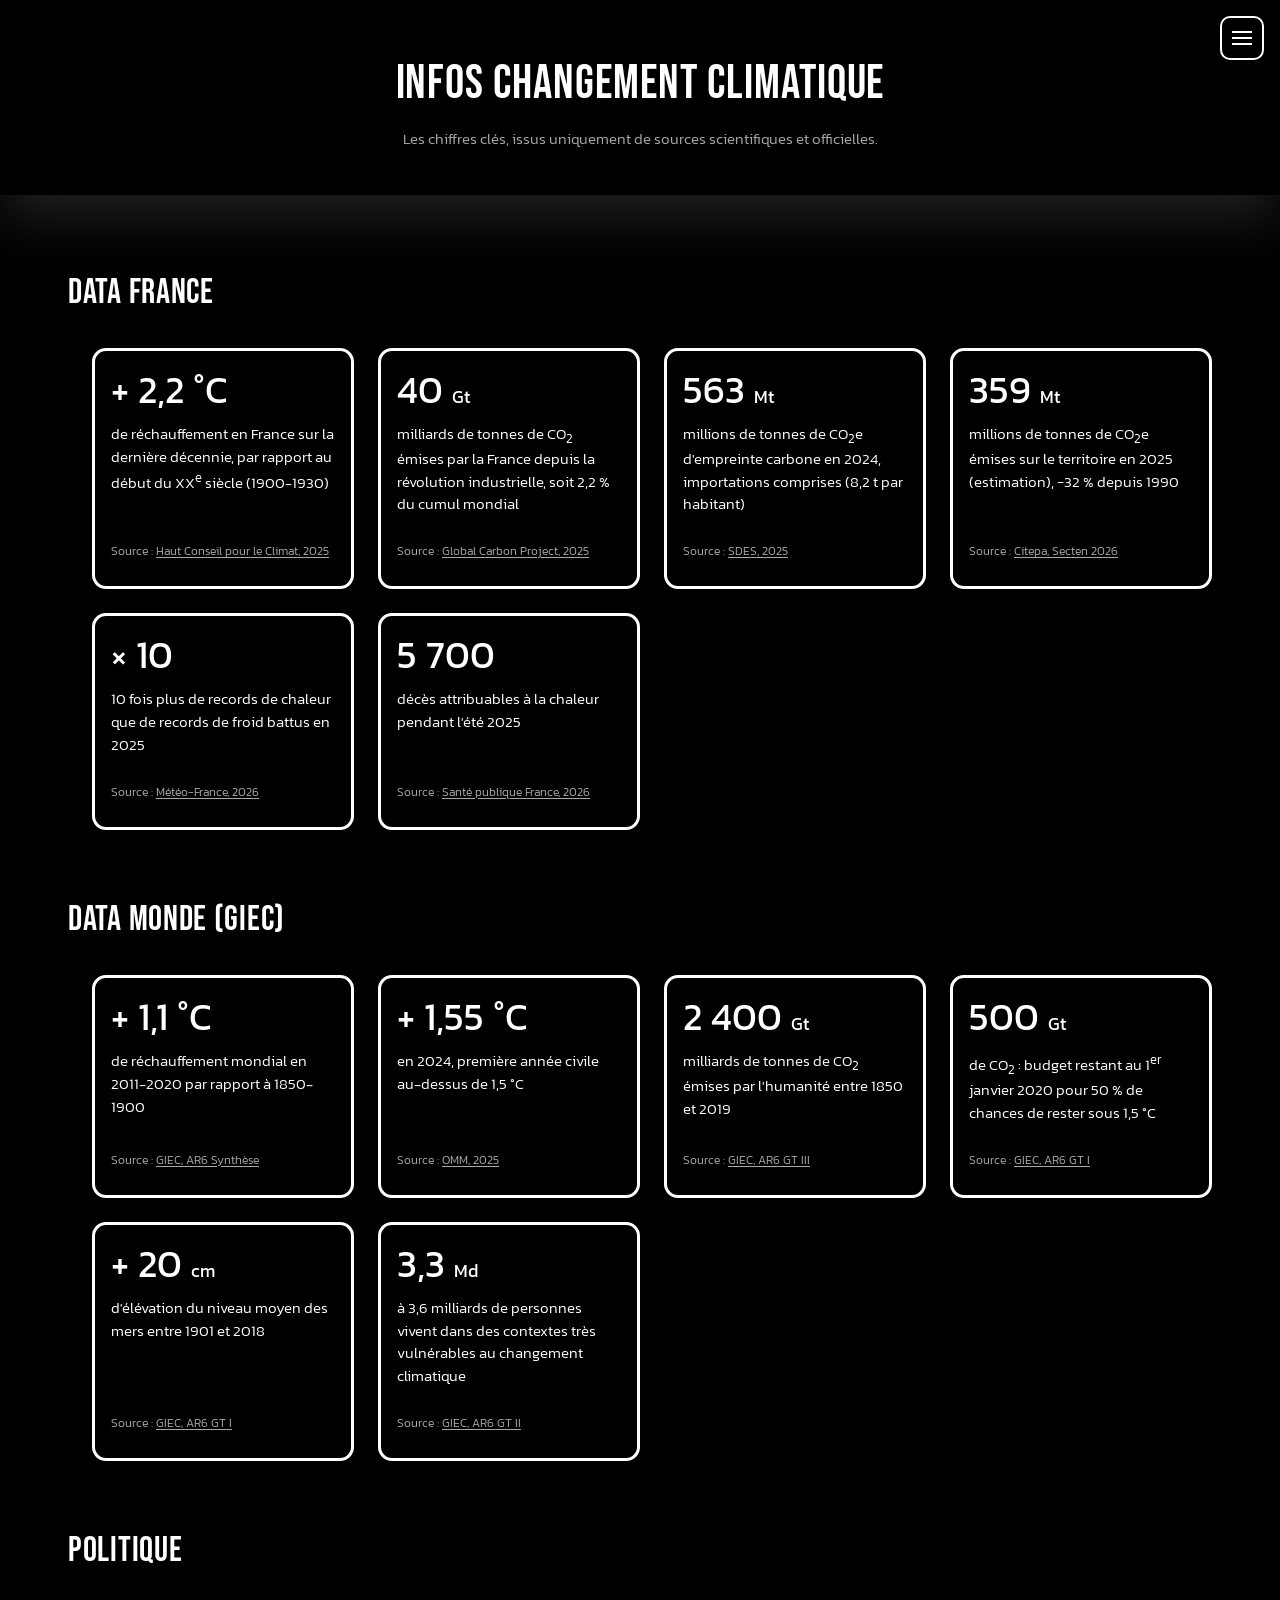
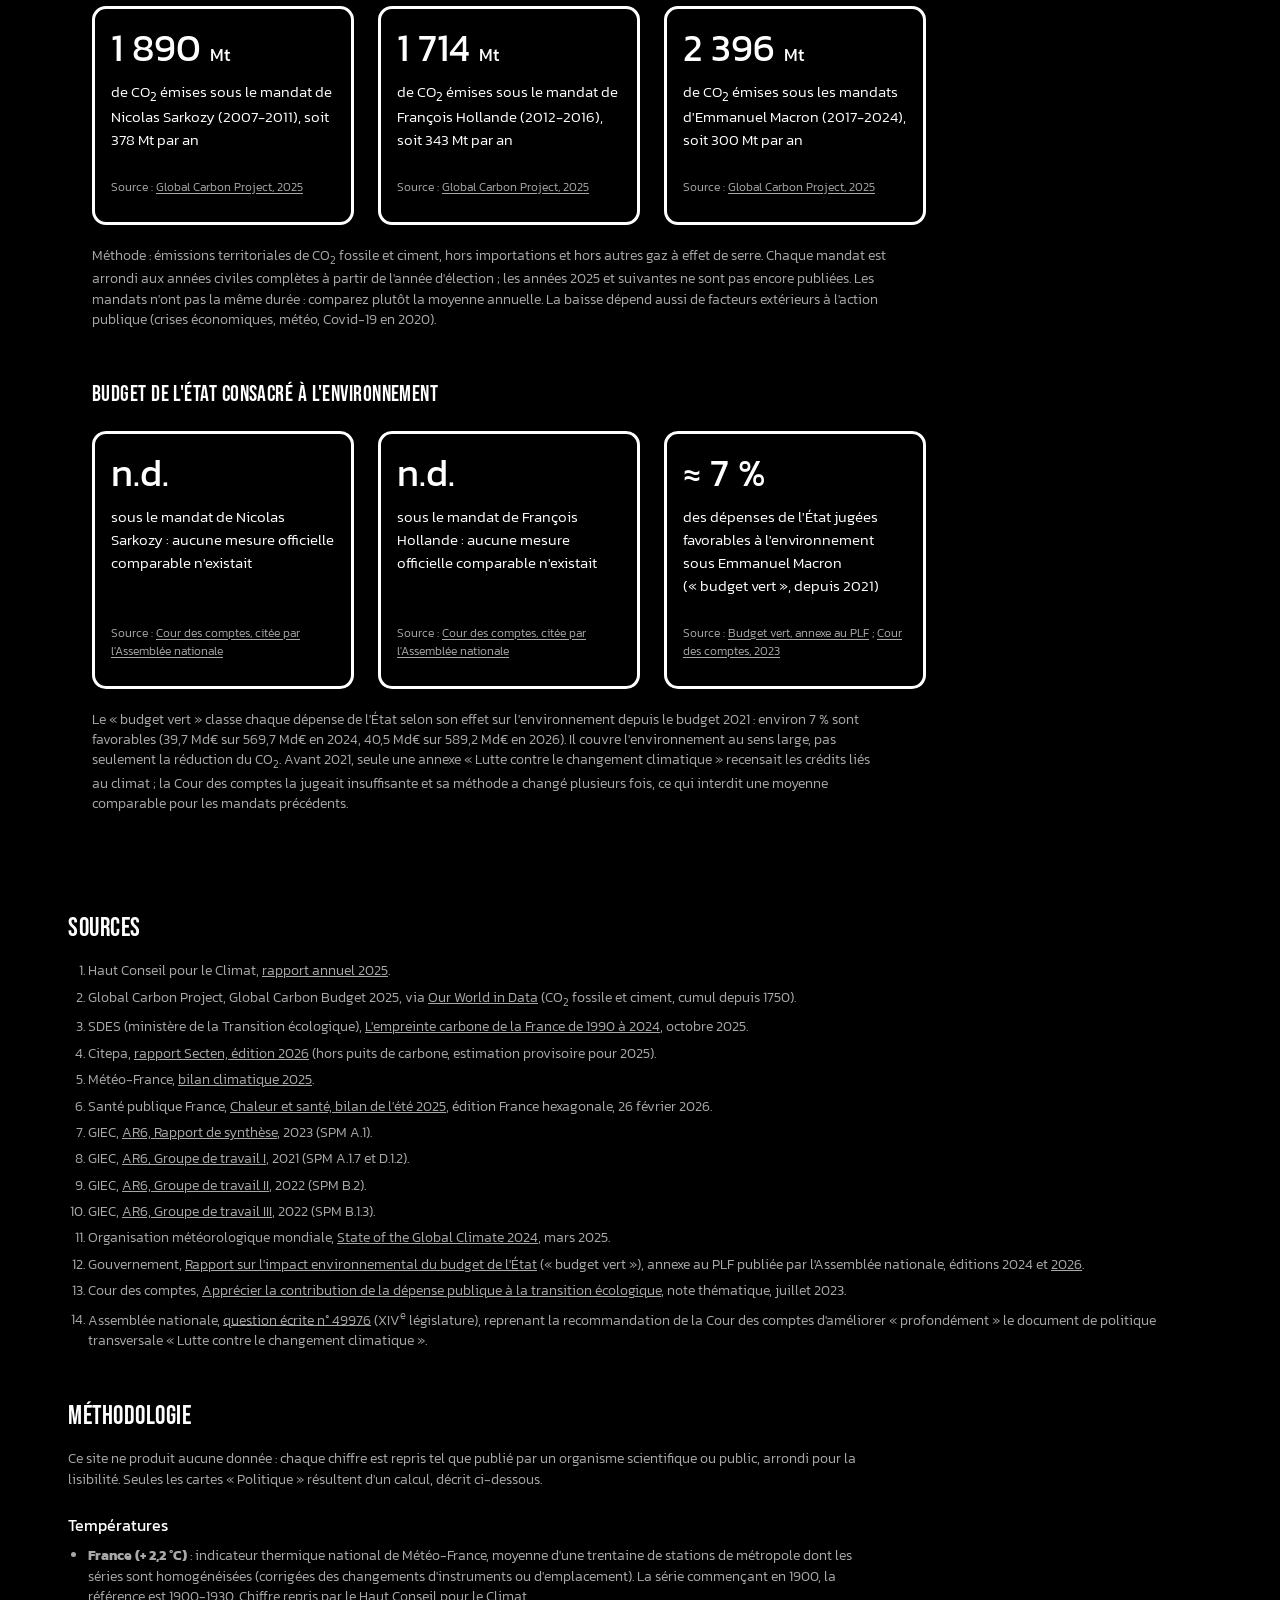
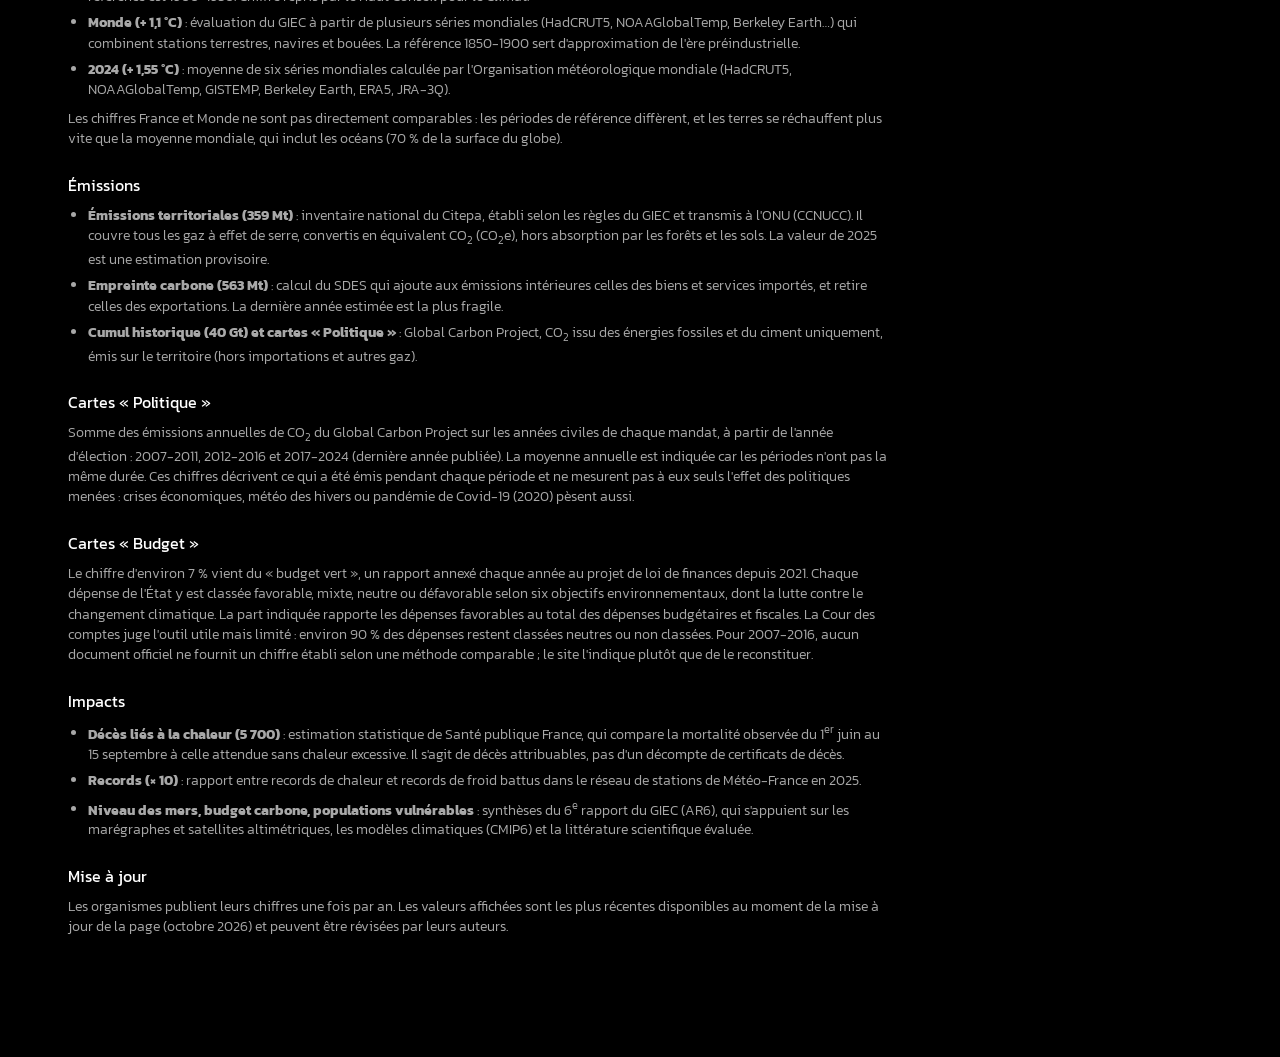
<file: index.html>
<!doctype html>
<html lang="fr">
<head>
  <meta charset="utf-8">
  <meta name="viewport" content="width=device-width, initial-scale=1">
  <title>Infos changement climatique</title>
  <meta name="description" content="Les chiffres clés du réchauffement climatique en France et dans le monde, issus du GIEC, de Météo-France, du Citepa, du SDES et de Santé publique France.">
  <link rel="preconnect" href="https://fonts.googleapis.com">
  <link rel="preconnect" href="https://fonts.gstatic.com" crossorigin>
  <link href="https://fonts.googleapis.com/css2?family=Bebas+Neue&family=Kanit:wght@300;400&display=swap" rel="stylesheet">
  <link rel="stylesheet" href="style.css">
</head>
<body>
  <header>
    <details class="menu">
      <summary aria-label="Menu"><span class="bars"></span></summary>
      <nav aria-label="Pages du site">
        <ul>
          <li><a href="index.html" aria-current="page">Climat</a></li>
          <li><a href="economie.html">Économie</a></li>
          <li><a href="culture.html">Culture</a></li>
          <li><a href="patrimoine-vin.html">Patrimoine vin</a></li>
          <li><a href="fortunes.html">Fortunes</a></li>
        </ul>
      </nav>
    </details>
    <h1>Infos changement climatique</h1>
    <p>Les chiffres clés, issus uniquement de sources scientifiques et officielles.</p>
  </header>

  <main>
    <section aria-labelledby="france">
      <h2 id="france">Data France</h2>
      <div class="cards">
        <article class="card">
          <div class="value">+ 2,2 °C</div>
          <p class="label">de réchauffement en France sur la dernière décennie, par rapport au début du XX<sup>e</sup> siècle (1900-1930)</p>
          <p class="source">Source : <a href="#src-hcc">Haut Conseil pour le Climat, 2025</a></p>
        </article>
        <article class="card">
          <div class="value">40 <small>Gt</small></div>
          <p class="label">milliards de tonnes de CO<sub>2</sub> émises par la France depuis la révolution industrielle, soit 2,2 % du cumul mondial</p>
          <p class="source">Source : <a href="#src-gcp">Global Carbon Project, 2025</a></p>
        </article>
        <article class="card">
          <div class="value">563 <small>Mt</small></div>
          <p class="label">millions de tonnes de CO<sub>2</sub>e d'empreinte carbone en 2024, importations comprises (8,2 t par habitant)</p>
          <p class="source">Source : <a href="#src-sdes">SDES, 2025</a></p>
        </article>
        <article class="card">
          <div class="value">359 <small>Mt</small></div>
          <p class="label">millions de tonnes de CO<sub>2</sub>e émises sur le territoire en 2025 (estimation), −32 % depuis 1990</p>
          <p class="source">Source : <a href="#src-citepa">Citepa, Secten 2026</a></p>
        </article>
        <article class="card">
          <div class="value">× 10</div>
          <p class="label">10 fois plus de records de chaleur que de records de froid battus en 2025</p>
          <p class="source">Source : <a href="#src-mf">Météo-France, 2026</a></p>
        </article>
        <article class="card">
          <div class="value">5 700</div>
          <p class="label">décès attribuables à la chaleur pendant l'été 2025</p>
          <p class="source">Source : <a href="#src-spf">Santé publique France, 2026</a></p>
        </article>
      </div>
    </section>

    <section aria-labelledby="monde">
      <h2 id="monde">Data Monde (GIEC)</h2>
      <div class="cards">
        <article class="card">
          <div class="value">+ 1,1 °C</div>
          <p class="label">de réchauffement mondial en 2011-2020 par rapport à 1850-1900</p>
          <p class="source">Source : <a href="#src-giec-syr">GIEC, AR6 Synthèse</a></p>
        </article>
        <article class="card">
          <div class="value">+ 1,55 °C</div>
          <p class="label">en 2024, première année civile au-dessus de 1,5 °C</p>
          <p class="source">Source : <a href="#src-omm">OMM, 2025</a></p>
        </article>
        <article class="card">
          <div class="value">2 400 <small>Gt</small></div>
          <p class="label">milliards de tonnes de CO<sub>2</sub> émises par l'humanité entre 1850 et 2019</p>
          <p class="source">Source : <a href="#src-giec-wg3">GIEC, AR6 GT III</a></p>
        </article>
        <article class="card">
          <div class="value">500 <small>Gt</small></div>
          <p class="label">de CO<sub>2</sub> : budget restant au 1<sup>er</sup> janvier 2020 pour 50 % de chances de rester sous 1,5 °C</p>
          <p class="source">Source : <a href="#src-giec-wg1">GIEC, AR6 GT I</a></p>
        </article>
        <article class="card">
          <div class="value">+ 20 <small>cm</small></div>
          <p class="label">d'élévation du niveau moyen des mers entre 1901 et 2018</p>
          <p class="source">Source : <a href="#src-giec-wg1">GIEC, AR6 GT I</a></p>
        </article>
        <article class="card">
          <div class="value">3,3 <small>Md</small></div>
          <p class="label">à 3,6 milliards de personnes vivent dans des contextes très vulnérables au changement climatique</p>
          <p class="source">Source : <a href="#src-giec-wg2">GIEC, AR6 GT II</a></p>
        </article>
      </div>
    </section>

    <section aria-labelledby="politique">
      <h2 id="politique">Politique</h2>
      <div class="cards">
        <article class="card">
          <div class="value">1 890 <small>Mt</small></div>
          <p class="label">de CO<sub>2</sub> émises sous le mandat de Nicolas Sarkozy (2007-2011), soit 378 Mt par an</p>
          <p class="source">Source : <a href="#src-gcp">Global Carbon Project, 2025</a></p>
        </article>
        <article class="card">
          <div class="value">1 714 <small>Mt</small></div>
          <p class="label">de CO<sub>2</sub> émises sous le mandat de François Hollande (2012-2016), soit 343 Mt par an</p>
          <p class="source">Source : <a href="#src-gcp">Global Carbon Project, 2025</a></p>
        </article>
        <article class="card">
          <div class="value">2 396 <small>Mt</small></div>
          <p class="label">de CO<sub>2</sub> émises sous les mandats d'Emmanuel Macron (2017-2024), soit 300 Mt par an</p>
          <p class="source">Source : <a href="#src-gcp">Global Carbon Project, 2025</a></p>
        </article>
      </div>
      <p class="note">Méthode : émissions territoriales de CO<sub>2</sub> fossile et ciment, hors importations et hors autres gaz à effet de serre. Chaque mandat est arrondi aux années civiles complètes à partir de l'année d'élection ; les années 2025 et suivantes ne sont pas encore publiées. Les mandats n'ont pas la même durée : comparez plutôt la moyenne annuelle. La baisse dépend aussi de facteurs extérieurs à l'action publique (crises économiques, météo, Covid-19 en 2020).</p>

      <h3 class="subhead">Budget de l'État consacré à l'environnement</h3>
      <div class="cards">
        <article class="card">
          <div class="value">n.d.</div>
          <p class="label">sous le mandat de Nicolas Sarkozy : aucune mesure officielle comparable n'existait</p>
          <p class="source">Source : <a href="#src-ccomptes-dpt">Cour des comptes, citée par l'Assemblée nationale</a></p>
        </article>
        <article class="card">
          <div class="value">n.d.</div>
          <p class="label">sous le mandat de François Hollande : aucune mesure officielle comparable n'existait</p>
          <p class="source">Source : <a href="#src-ccomptes-dpt">Cour des comptes, citée par l'Assemblée nationale</a></p>
        </article>
        <article class="card">
          <div class="value">≈ 7 %</div>
          <p class="label">des dépenses de l'État jugées favorables à l'environnement sous Emmanuel Macron («&nbsp;budget vert&nbsp;», depuis 2021)</p>
          <p class="source">Source : <a href="#src-budget-vert">Budget vert, annexe au PLF</a> ; <a href="#src-ccomptes-bv">Cour des comptes, 2023</a></p>
        </article>
      </div>
      <p class="note">Le « budget vert » classe chaque dépense de l'État selon son effet sur l'environnement depuis le budget 2021 : environ 7 % sont favorables (39,7 Md€ sur 569,7 Md€ en 2024, 40,5 Md€ sur 589,2 Md€ en 2026). Il couvre l'environnement au sens large, pas seulement la réduction du CO<sub>2</sub>. Avant 2021, seule une annexe « Lutte contre le changement climatique » recensait les crédits liés au climat ; la Cour des comptes la jugeait insuffisante et sa méthode a changé plusieurs fois, ce qui interdit une moyenne comparable pour les mandats précédents.</p>    </section>
  </main>

  <footer>
    <h2>Sources</h2>
    <ol>
      <li id="src-hcc">Haut Conseil pour le Climat, <a href="https://www.hautconseilclimat.fr/publications/">rapport annuel 2025</a>.</li>
      <li id="src-gcp">Global Carbon Project, Global Carbon Budget 2025, via <a href="https://github.com/owid/co2-data">Our World in Data</a> (CO<sub>2</sub> fossile et ciment, cumul depuis 1750).</li>
      <li id="src-sdes">SDES (ministère de la Transition écologique), <a href="https://www.statistiques.developpement-durable.gouv.fr/lempreinte-carbone-de-la-france-de-1990-2024">L'empreinte carbone de la France de 1990 à 2024</a>, octobre 2025.</li>
      <li id="src-citepa">Citepa, <a href="https://www.citepa.org/le-rapport-secten-edition-2026-est-en-ligne/">rapport Secten, édition 2026</a> (hors puits de carbone, estimation provisoire pour 2025).</li>
      <li id="src-mf">Météo-France, <a href="https://meteofrance.fr/sites/meteofrance.fr/files/files/editorial/bilan_climatique_2025-V3.4-web.pdf">bilan climatique 2025</a>.</li>
      <li id="src-spf">Santé publique France, <a href="https://www.santepubliquefrance.fr/sites/default/files/rdd/document/bullnat_chaleur_bilan_2025.pdf">Chaleur et santé, bilan de l'été 2025</a>, édition France hexagonale, 26 février 2026.</li>
      <li id="src-giec-syr">GIEC, <a href="https://www.ipcc.ch/report/ar6/syr/">AR6, Rapport de synthèse</a>, 2023 (SPM A.1).</li>
      <li id="src-giec-wg1">GIEC, <a href="https://www.ipcc.ch/report/ar6/wg1/">AR6, Groupe de travail I</a>, 2021 (SPM A.1.7 et D.1.2).</li>
      <li id="src-giec-wg2">GIEC, <a href="https://www.ipcc.ch/report/ar6/wg2/">AR6, Groupe de travail II</a>, 2022 (SPM B.2).</li>
      <li id="src-giec-wg3">GIEC, <a href="https://www.ipcc.ch/report/ar6/wg3/">AR6, Groupe de travail III</a>, 2022 (SPM B.1.3).</li>
      <li id="src-omm">Organisation météorologique mondiale, <a href="https://wmo.int/publication-series/state-of-global-climate-2024">State of the Global Climate 2024</a>, mars 2025.</li>
      <li id="src-budget-vert">Gouvernement, <a href="https://www.assemblee-nationale.fr/dyn/media/travail-parlementaire/xvi/budget-et-securite-sociale/plf-2024-documents-budgetaires-annexes/rapport-sur-l-impact-environnemental-du-budget-de-l-etat">Rapport sur l'impact environnemental du budget de l'État</a> (« budget vert »), annexe au PLF publiée par l'Assemblée nationale, éditions 2024 et <a href="https://www.assemblee-nationale.fr/dyn/dyn/contenu/visualisation/1089981/file/4-BV_PLF%202026%20VF2-1.pdf">2026</a>.</li>
      <li id="src-ccomptes-bv">Cour des comptes, <a href="https://www.ccomptes.fr/system/files/2023-07/20230707-note-thematique-Apprecier-contribution-depense-publique-a-transition-ecologique.pdf">Apprécier la contribution de la dépense publique à la transition écologique</a>, note thématique, juillet 2023.</li>
      <li id="src-ccomptes-dpt">Assemblée nationale, <a href="https://questions.assemblee-nationale.fr/q14/14-49976QE.htm">question écrite n° 49976</a> (XIV<sup>e</sup> législature), reprenant la recommandation de la Cour des comptes d'améliorer « profondément » le document de politique transversale « Lutte contre le changement climatique ».</li>
    </ol>

    <section class="methodo" aria-labelledby="methodologie">
      <h2 id="methodologie">Méthodologie</h2>
      <p>Ce site ne produit aucune donnée : chaque chiffre est repris tel que publié par un organisme scientifique ou public, arrondi pour la lisibilité. Seules les cartes « Politique » résultent d'un calcul, décrit ci-dessous.</p>

      <h3>Températures</h3>
      <ul>
        <li><strong>France (+ 2,2 °C)</strong> : indicateur thermique national de Météo-France, moyenne d'une trentaine de stations de métropole dont les séries sont homogénéisées (corrigées des changements d'instruments ou d'emplacement). La série commençant en 1900, la référence est 1900-1930. Chiffre repris par le Haut Conseil pour le Climat.</li>
        <li><strong>Monde (+ 1,1 °C)</strong> : évaluation du GIEC à partir de plusieurs séries mondiales (HadCRUT5, NOAAGlobalTemp, Berkeley Earth…) qui combinent stations terrestres, navires et bouées. La référence 1850-1900 sert d'approximation de l'ère préindustrielle.</li>
        <li><strong>2024 (+ 1,55 °C)</strong> : moyenne de six séries mondiales calculée par l'Organisation météorologique mondiale (HadCRUT5, NOAAGlobalTemp, GISTEMP, Berkeley Earth, ERA5, JRA-3Q).</li>
      </ul>
      <p>Les chiffres France et Monde ne sont pas directement comparables : les périodes de référence diffèrent, et les terres se réchauffent plus vite que la moyenne mondiale, qui inclut les océans (70 % de la surface du globe).</p>

      <h3>Émissions</h3>
      <ul>
        <li><strong>Émissions territoriales (359 Mt)</strong> : inventaire national du Citepa, établi selon les règles du GIEC et transmis à l'ONU (CCNUCC). Il couvre tous les gaz à effet de serre, convertis en équivalent CO<sub>2</sub> (CO<sub>2</sub>e), hors absorption par les forêts et les sols. La valeur de 2025 est une estimation provisoire.</li>
        <li><strong>Empreinte carbone (563 Mt)</strong> : calcul du SDES qui ajoute aux émissions intérieures celles des biens et services importés, et retire celles des exportations. La dernière année estimée est la plus fragile.</li>
        <li><strong>Cumul historique (40 Gt) et cartes « Politique »</strong> : Global Carbon Project, CO<sub>2</sub> issu des énergies fossiles et du ciment uniquement, émis sur le territoire (hors importations et autres gaz).</li>
      </ul>

      <h3>Cartes « Politique »</h3>
      <p>Somme des émissions annuelles de CO<sub>2</sub> du Global Carbon Project sur les années civiles de chaque mandat, à partir de l'année d'élection : 2007-2011, 2012-2016 et 2017-2024 (dernière année publiée). La moyenne annuelle est indiquée car les périodes n'ont pas la même durée. Ces chiffres décrivent ce qui a été émis pendant chaque période et ne mesurent pas à eux seuls l'effet des politiques menées : crises économiques, météo des hivers ou pandémie de Covid-19 (2020) pèsent aussi.</p>

      <h3>Cartes « Budget »</h3>
      <p>Le chiffre d'environ 7 % vient du « budget vert », un rapport annexé chaque année au projet de loi de finances depuis 2021. Chaque dépense de l'État y est classée favorable, mixte, neutre ou défavorable selon six objectifs environnementaux, dont la lutte contre le changement climatique. La part indiquée rapporte les dépenses favorables au total des dépenses budgétaires et fiscales. La Cour des comptes juge l'outil utile mais limité : environ 90 % des dépenses restent classées neutres ou non classées. Pour 2007-2016, aucun document officiel ne fournit un chiffre établi selon une méthode comparable ; le site l'indique plutôt que de le reconstituer.</p>

      <h3>Impacts</h3>
      <ul>
        <li><strong>Décès liés à la chaleur (5 700)</strong> : estimation statistique de Santé publique France, qui compare la mortalité observée du 1<sup>er</sup> juin au 15 septembre à celle attendue sans chaleur excessive. Il s'agit de décès attribuables, pas d'un décompte de certificats de décès.</li>
        <li><strong>Records (× 10)</strong> : rapport entre records de chaleur et records de froid battus dans le réseau de stations de Météo-France en 2025.</li>
        <li><strong>Niveau des mers, budget carbone, populations vulnérables</strong> : synthèses du 6<sup>e</sup> rapport du GIEC (AR6), qui s'appuient sur les marégraphes et satellites altimétriques, les modèles climatiques (CMIP6) et la littérature scientifique évaluée.</li>
      </ul>

      <h3>Mise à jour</h3>
      <p>Les organismes publient leurs chiffres une fois par an. Les valeurs affichées sont les plus récentes disponibles au moment de la mise à jour de la page (octobre 2026) et peuvent être révisées par leurs auteurs.</p>
    </section>
  </footer>
  <script src="menu.js"></script>
</body>
</html>
</file>
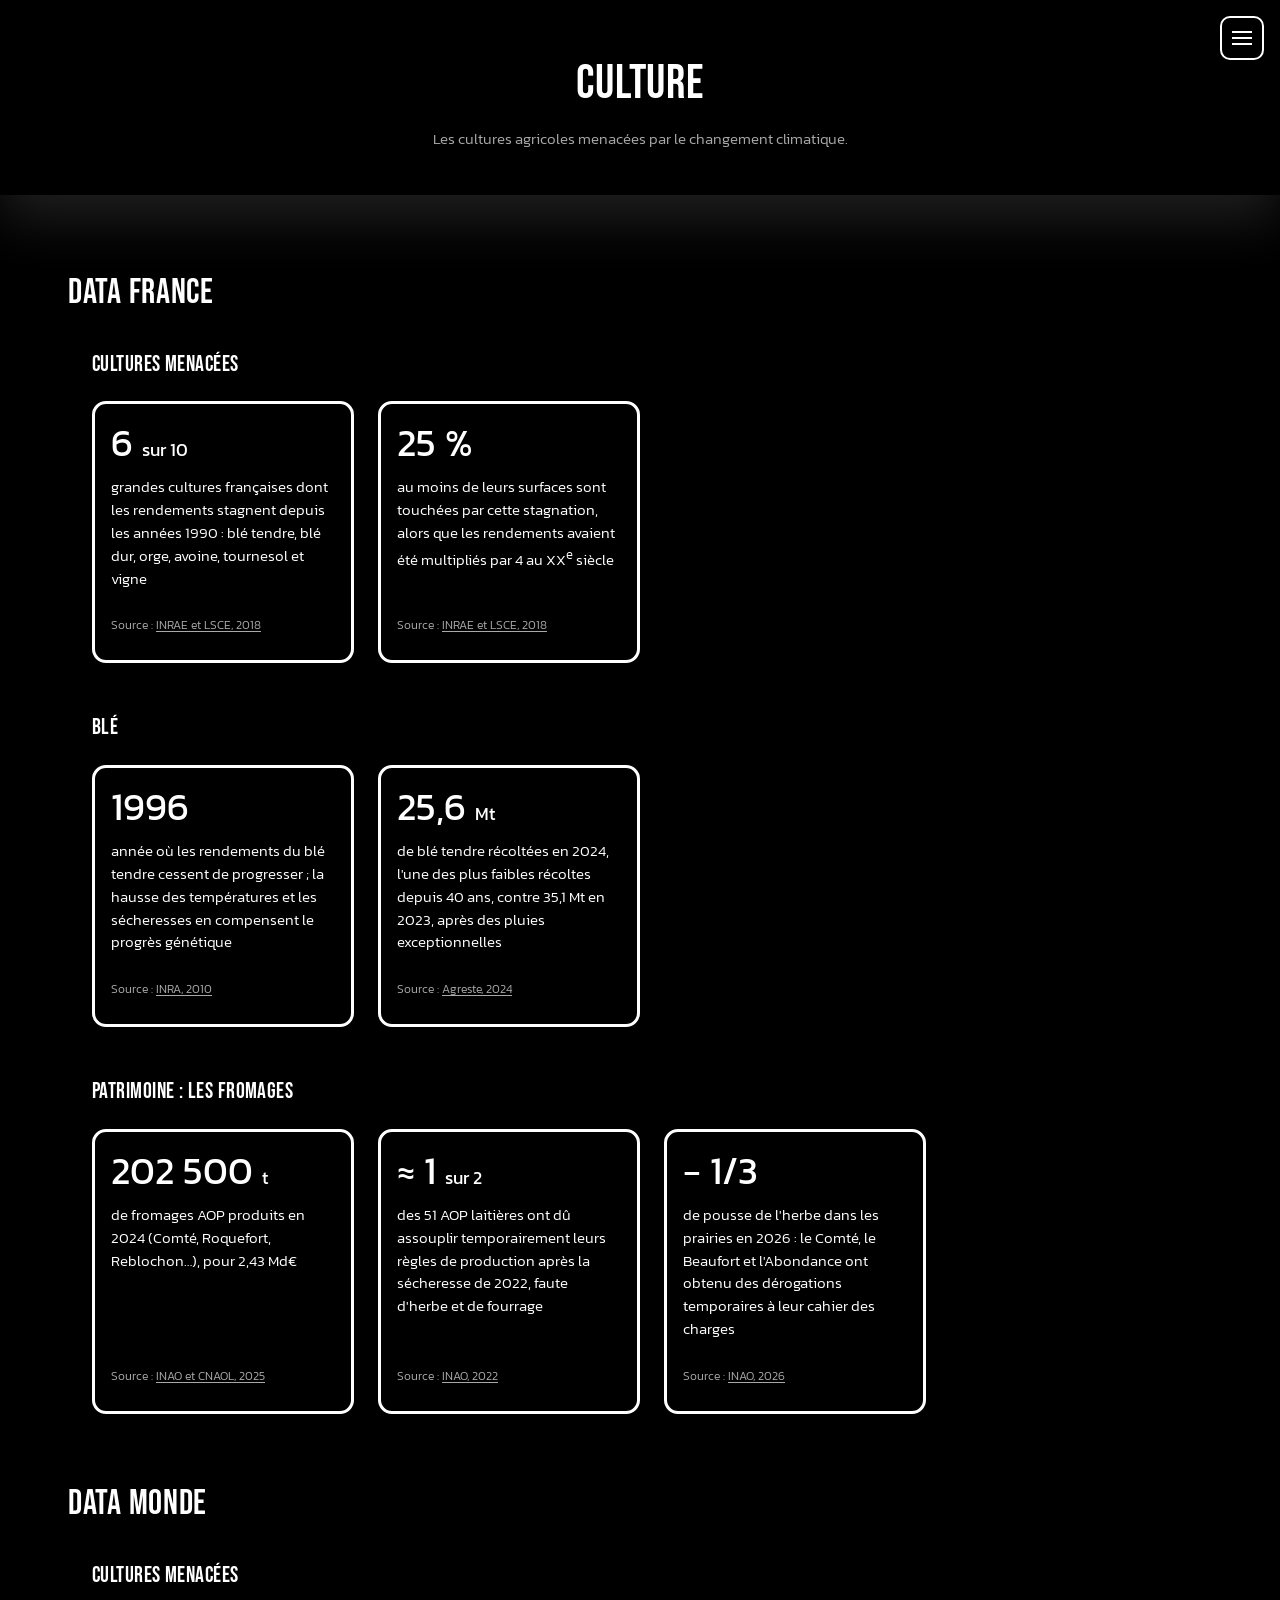
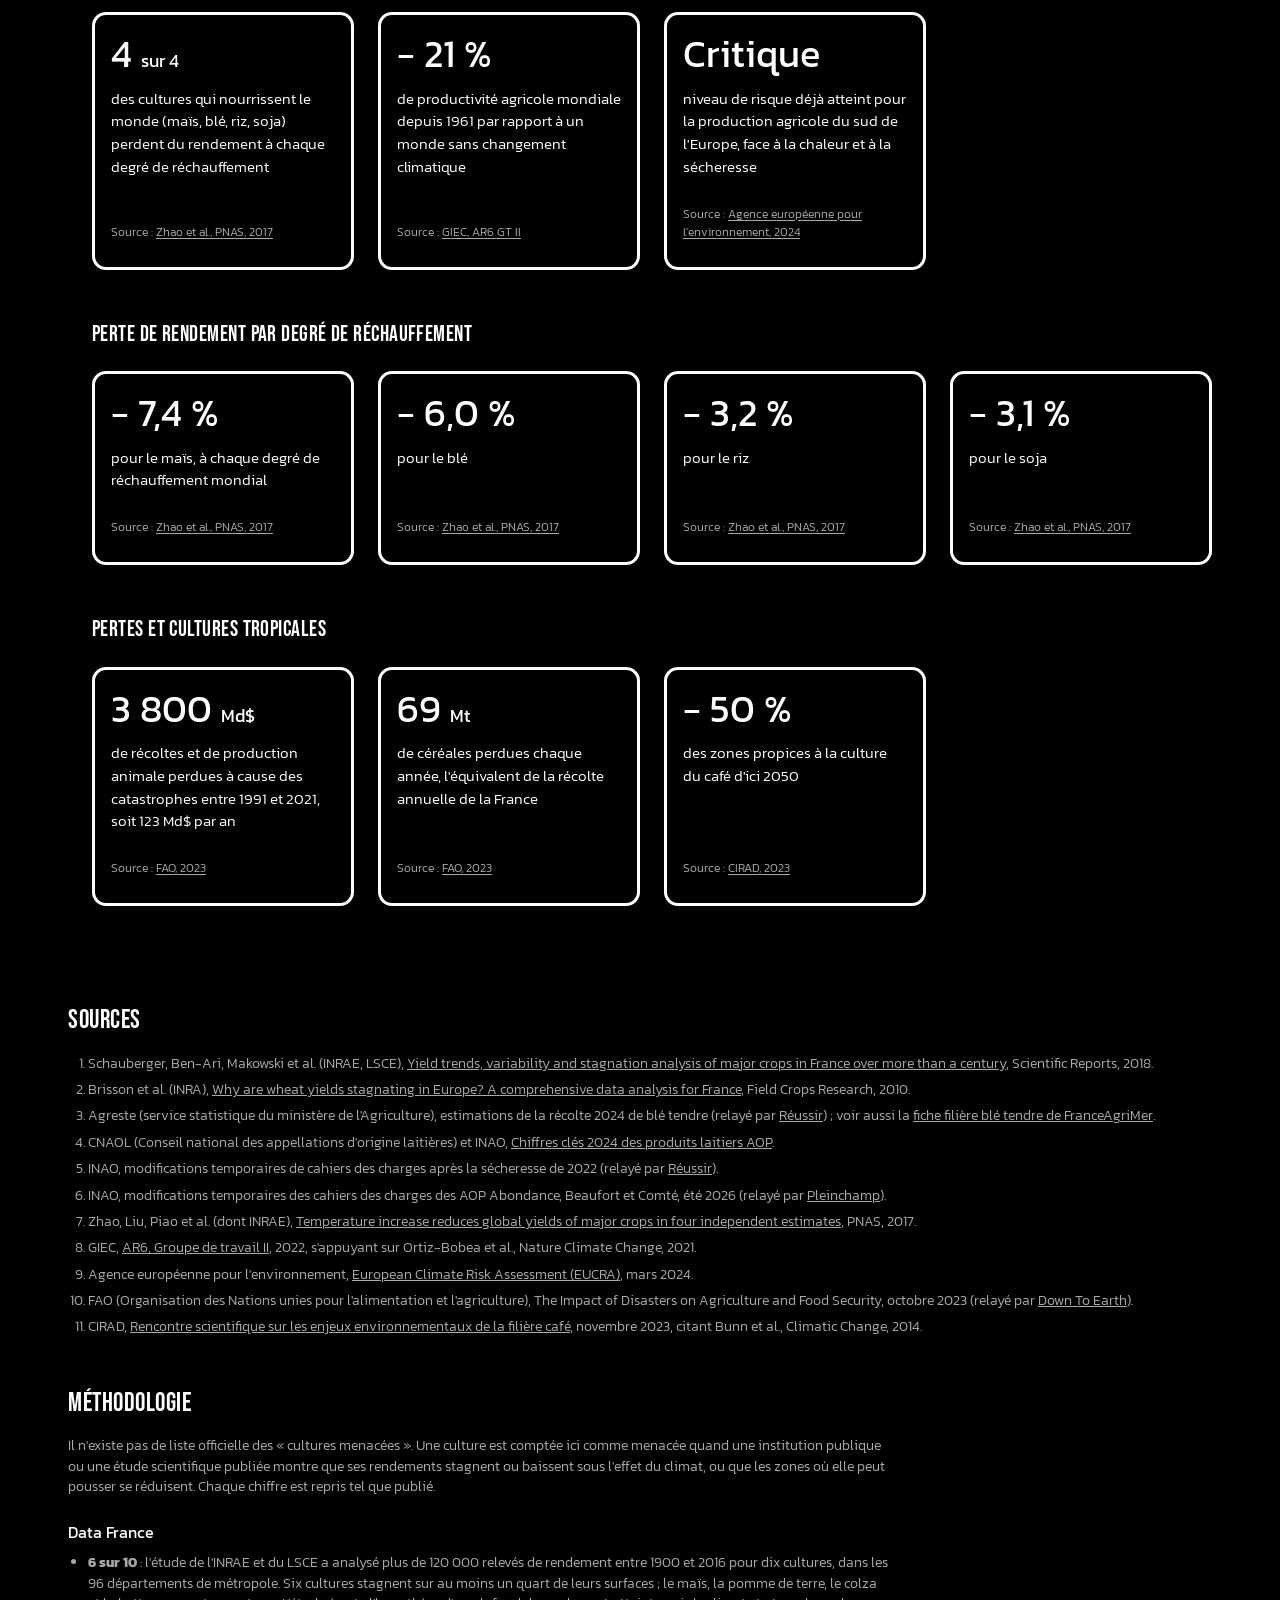
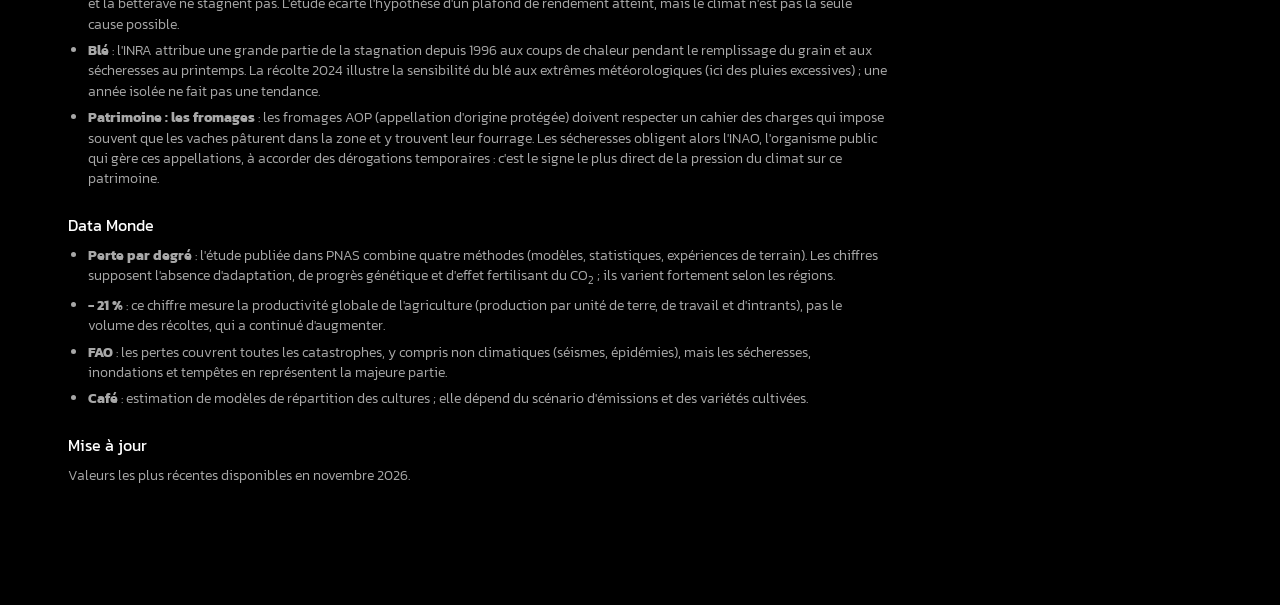
<file: culture.html>
<!doctype html>
<html lang="fr">
<head>
  <meta charset="utf-8">
  <meta name="viewport" content="width=device-width, initial-scale=1">
  <title>Cultures agricoles et climat</title>
  <meta name="description" content="Les cultures agricoles menacées par le changement climatique en France et dans le monde, d'après des sources officielles et scientifiques.">
  <link rel="preconnect" href="https://fonts.googleapis.com">
  <link rel="preconnect" href="https://fonts.gstatic.com" crossorigin>
  <link href="https://fonts.googleapis.com/css2?family=Bebas+Neue&family=Kanit:wght@300;400&display=swap" rel="stylesheet">
  <link rel="stylesheet" href="style.css">
</head>
<body>
  <header>
    <details class="menu">
      <summary aria-label="Menu"><span class="bars"></span></summary>
      <nav aria-label="Pages du site">
        <ul>
          <li><a href="index.html">Climat</a></li>
          <li><a href="economie.html">Économie</a></li>
          <li><a href="culture.html" aria-current="page">Culture</a></li>
          <li><a href="patrimoine-vin.html">Patrimoine vin</a></li>
          <li><a href="fortunes.html">Fortunes</a></li>
        </ul>
      </nav>
    </details>
    <h1>Culture</h1>
    <p>Les cultures agricoles menacées par le changement climatique.</p>
  </header>

  <main>
    <section aria-labelledby="france">
      <h2 id="france">Data France</h2>

      <h3 class="subhead">Cultures menacées</h3>
      <div class="cards">
        <article class="card">
          <div class="value">6 <small>sur 10</small></div>
          <p class="label">grandes cultures françaises dont les rendements stagnent depuis les années 1990 : blé tendre, blé dur, orge, avoine, tournesol et vigne</p>
          <p class="source">Source : <a href="#src-schauberger">INRAE et LSCE, 2018</a></p>
        </article>
        <article class="card">
          <div class="value">25 %</div>
          <p class="label">au moins de leurs surfaces sont touchées par cette stagnation, alors que les rendements avaient été multipliés par 4 au XX<sup>e</sup> siècle</p>
          <p class="source">Source : <a href="#src-schauberger">INRAE et LSCE, 2018</a></p>
        </article>
      </div>

      <h3 class="subhead">Blé</h3>
      <div class="cards">
        <article class="card">
          <div class="value">1996</div>
          <p class="label">année où les rendements du blé tendre cessent de progresser ; la hausse des températures et les sécheresses en compensent le progrès génétique</p>
          <p class="source">Source : <a href="#src-brisson">INRA, 2010</a></p>
        </article>
        <article class="card">
          <div class="value">25,6 <small>Mt</small></div>
          <p class="label">de blé tendre récoltées en 2024, l'une des plus faibles récoltes depuis 40 ans, contre 35,1 Mt en 2023, après des pluies exceptionnelles</p>
          <p class="source">Source : <a href="#src-agreste">Agreste, 2024</a></p>
        </article>
      </div>

      <h3 class="subhead" id="patrimoine-fromages">Patrimoine : les fromages</h3>
      <div class="cards">
        <article class="card">
          <div class="value">202 500 <small>t</small></div>
          <p class="label">de fromages AOP produits en 2024 (Comté, Roquefort, Reblochon…), pour 2,43 Md€</p>
          <p class="source">Source : <a href="#src-cnaol">INAO et CNAOL, 2025</a></p>
        </article>
        <article class="card">
          <div class="value">≈ 1 <small>sur 2</small></div>
          <p class="label">des 51 AOP laitières ont dû assouplir temporairement leurs règles de production après la sécheresse de 2022, faute d'herbe et de fourrage</p>
          <p class="source">Source : <a href="#src-inao-2022">INAO, 2022</a></p>
        </article>
        <article class="card">
          <div class="value">− 1/3</div>
          <p class="label">de pousse de l'herbe dans les prairies en 2026 : le Comté, le Beaufort et l'Abondance ont obtenu des dérogations temporaires à leur cahier des charges</p>
          <p class="source">Source : <a href="#src-inao-2026">INAO, 2026</a></p>
        </article>
      </div>
    </section>

    <section aria-labelledby="monde">
      <h2 id="monde">Data Monde</h2>

      <h3 class="subhead">Cultures menacées</h3>
      <div class="cards">
        <article class="card">
          <div class="value">4 <small>sur 4</small></div>
          <p class="label">des cultures qui nourrissent le monde (maïs, blé, riz, soja) perdent du rendement à chaque degré de réchauffement</p>
          <p class="source">Source : <a href="#src-zhao">Zhao et al., PNAS, 2017</a></p>
        </article>
        <article class="card">
          <div class="value">− 21 %</div>
          <p class="label">de productivité agricole mondiale depuis 1961 par rapport à un monde sans changement climatique</p>
          <p class="source">Source : <a href="#src-ortiz">GIEC, AR6 GT II</a></p>
        </article>
        <article class="card">
          <div class="value">Critique</div>
          <p class="label">niveau de risque déjà atteint pour la production agricole du sud de l'Europe, face à la chaleur et à la sécheresse</p>
          <p class="source">Source : <a href="#src-eea">Agence européenne pour l'environnement, 2024</a></p>
        </article>
      </div>

      <h3 class="subhead">Perte de rendement par degré de réchauffement</h3>
      <div class="cards">
        <article class="card">
          <div class="value">− 7,4 %</div>
          <p class="label">pour le maïs, à chaque degré de réchauffement mondial</p>
          <p class="source">Source : <a href="#src-zhao">Zhao et al., PNAS, 2017</a></p>
        </article>
        <article class="card">
          <div class="value">− 6,0 %</div>
          <p class="label">pour le blé</p>
          <p class="source">Source : <a href="#src-zhao">Zhao et al., PNAS, 2017</a></p>
        </article>
        <article class="card">
          <div class="value">− 3,2 %</div>
          <p class="label">pour le riz</p>
          <p class="source">Source : <a href="#src-zhao">Zhao et al., PNAS, 2017</a></p>
        </article>
        <article class="card">
          <div class="value">− 3,1 %</div>
          <p class="label">pour le soja</p>
          <p class="source">Source : <a href="#src-zhao">Zhao et al., PNAS, 2017</a></p>
        </article>
      </div>

      <h3 class="subhead">Pertes et cultures tropicales</h3>
      <div class="cards">
        <article class="card">
          <div class="value">3 800 <small>Md$</small></div>
          <p class="label">de récoltes et de production animale perdues à cause des catastrophes entre 1991 et 2021, soit 123 Md$ par an</p>
          <p class="source">Source : <a href="#src-fao">FAO, 2023</a></p>
        </article>
        <article class="card">
          <div class="value">69 <small>Mt</small></div>
          <p class="label">de céréales perdues chaque année, l'équivalent de la récolte annuelle de la France</p>
          <p class="source">Source : <a href="#src-fao">FAO, 2023</a></p>
        </article>
        <article class="card">
          <div class="value">− 50 %</div>
          <p class="label">des zones propices à la culture du café d'ici 2050</p>
          <p class="source">Source : <a href="#src-cafe">CIRAD, 2023</a></p>
        </article>
      </div>
    </section>
  </main>

  <footer>
    <h2>Sources</h2>
    <ol>
      <li id="src-schauberger">Schauberger, Ben-Ari, Makowski et al. (INRAE, LSCE), <a href="https://hal.inrae.fr/hal-02620950v1">Yield trends, variability and stagnation analysis of major crops in France over more than a century</a>, Scientific Reports, 2018.</li>
      <li id="src-brisson">Brisson et al. (INRA), <a href="https://agris.fao.org/search/en/records/67dad7e0677d8be0233c155b">Why are wheat yields stagnating in Europe? A comprehensive data analysis for France</a>, Field Crops Research, 2010.</li>
      <li id="src-agreste">Agreste (service statistique du ministère de l'Agriculture), estimations de la récolte 2024 de blé tendre (relayé par <a href="https://www.reussir.fr/moisson-2024-quand-agreste-estime-la-production-de-ble-tendre-263-mt-pour-2024">Réussir</a>) ; voir aussi la <a href="https://www.franceagrimer.fr/sites/default/files/2026-02/15_FICHE_FILIERE_BLE_TENDRE_2026.pdf">fiche filière blé tendre de FranceAgriMer</a>.</li>
      <li id="src-cnaol">CNAOL (Conseil national des appellations d'origine laitières) et INAO, <a href="https://www.inao.gouv.fr/sites/default/files/2025-09/CNAOL_CHIFFRESCLES2024_VF.pdf">Chiffres clés 2024 des produits laitiers AOP</a>.</li>
      <li id="src-inao-2022">INAO, modifications temporaires de cahiers des charges après la sécheresse de 2022 (relayé par <a href="https://www.reussir.fr/lait/une-annee-2022-compliquee-pour-les-aop-laitieres">Réussir</a>).</li>
      <li id="src-inao-2026">INAO, modifications temporaires des cahiers des charges des AOP Abondance, Beaufort et Comté, été 2026 (relayé par <a href="https://www.pleinchamp.com/actualite/secheresse-les-cahiers-des-charges-des-aop-abondance-beaufort-et-comte-temporairement-modifies">Pleinchamp</a>).</li>
      <li id="src-zhao">Zhao, Liu, Piao et al. (dont INRAE), <a href="https://hal.archives-ouvertes.fr/hal-01594919">Temperature increase reduces global yields of major crops in four independent estimates</a>, PNAS, 2017.</li>
      <li id="src-ortiz">GIEC, <a href="https://www.ipcc.ch/report/ar6/wg2/">AR6, Groupe de travail II</a>, 2022, s'appuyant sur Ortiz-Bobea et al., Nature Climate Change, 2021.</li>
      <li id="src-eea">Agence européenne pour l'environnement, <a href="https://www.eea.europa.eu/publications/european-climate-risk-assessment">European Climate Risk Assessment (EUCRA)</a>, mars 2024.</li>
      <li id="src-fao">FAO (Organisation des Nations unies pour l'alimentation et l'agriculture), The Impact of Disasters on Agriculture and Food Security, octobre 2023 (relayé par <a href="https://www.downtoearth.org.in/agriculture/farmers-lost-3-8-trillion-to-disasters-over-30-years-fao-s-first-ever-global-estimation-92299">Down To Earth</a>).</li>
      <li id="src-cafe">CIRAD, <a href="https://www.cirad.fr/en/content/download/9455/file/Rencontre%20scientifique%20sur%20les%20enjeux%20environnementaux%20de%20la%20fili%C3%A8re%20caf%C3%A9%20-%20novembre%202023.pdf">Rencontre scientifique sur les enjeux environnementaux de la filière café</a>, novembre 2023, citant Bunn et al., Climatic Change, 2014.</li>
    </ol>

    <section class="methodo" aria-labelledby="methodologie">
      <h2 id="methodologie">Méthodologie</h2>
      <p>Il n'existe pas de liste officielle des « cultures menacées ». Une culture est comptée ici comme menacée quand une institution publique ou une étude scientifique publiée montre que ses rendements stagnent ou baissent sous l'effet du climat, ou que les zones où elle peut pousser se réduisent. Chaque chiffre est repris tel que publié.</p>

      <h3>Data France</h3>
      <ul>
        <li><strong>6 sur 10</strong> : l'étude de l'INRAE et du LSCE a analysé plus de 120 000 relevés de rendement entre 1900 et 2016 pour dix cultures, dans les 96 départements de métropole. Six cultures stagnent sur au moins un quart de leurs surfaces ; le maïs, la pomme de terre, le colza et la betterave ne stagnent pas. L'étude écarte l'hypothèse d'un plafond de rendement atteint, mais le climat n'est pas la seule cause possible.</li>
        <li><strong>Blé</strong> : l'INRA attribue une grande partie de la stagnation depuis 1996 aux coups de chaleur pendant le remplissage du grain et aux sécheresses au printemps. La récolte 2024 illustre la sensibilité du blé aux extrêmes météorologiques (ici des pluies excessives) ; une année isolée ne fait pas une tendance.</li>
        <li><strong>Patrimoine : les fromages</strong> : les fromages AOP (appellation d'origine protégée) doivent respecter un cahier des charges qui impose souvent que les vaches pâturent dans la zone et y trouvent leur fourrage. Les sécheresses obligent alors l'INAO, l'organisme public qui gère ces appellations, à accorder des dérogations temporaires : c'est le signe le plus direct de la pression du climat sur ce patrimoine.</li>
      </ul>

      <h3>Data Monde</h3>
      <ul>
        <li><strong>Perte par degré</strong> : l'étude publiée dans PNAS combine quatre méthodes (modèles, statistiques, expériences de terrain). Les chiffres supposent l'absence d'adaptation, de progrès génétique et d'effet fertilisant du CO<sub>2</sub> ; ils varient fortement selon les régions.</li>
        <li><strong>− 21 %</strong> : ce chiffre mesure la productivité globale de l'agriculture (production par unité de terre, de travail et d'intrants), pas le volume des récoltes, qui a continué d'augmenter.</li>
        <li><strong>FAO</strong> : les pertes couvrent toutes les catastrophes, y compris non climatiques (séismes, épidémies), mais les sécheresses, inondations et tempêtes en représentent la majeure partie.</li>
        <li><strong>Café</strong> : estimation de modèles de répartition des cultures ; elle dépend du scénario d'émissions et des variétés cultivées.</li>
      </ul>

      <h3>Mise à jour</h3>
      <p>Valeurs les plus récentes disponibles en novembre 2026.</p>
    </section>
  </footer>
  <script src="menu.js"></script>
</body>
</html>
</file>
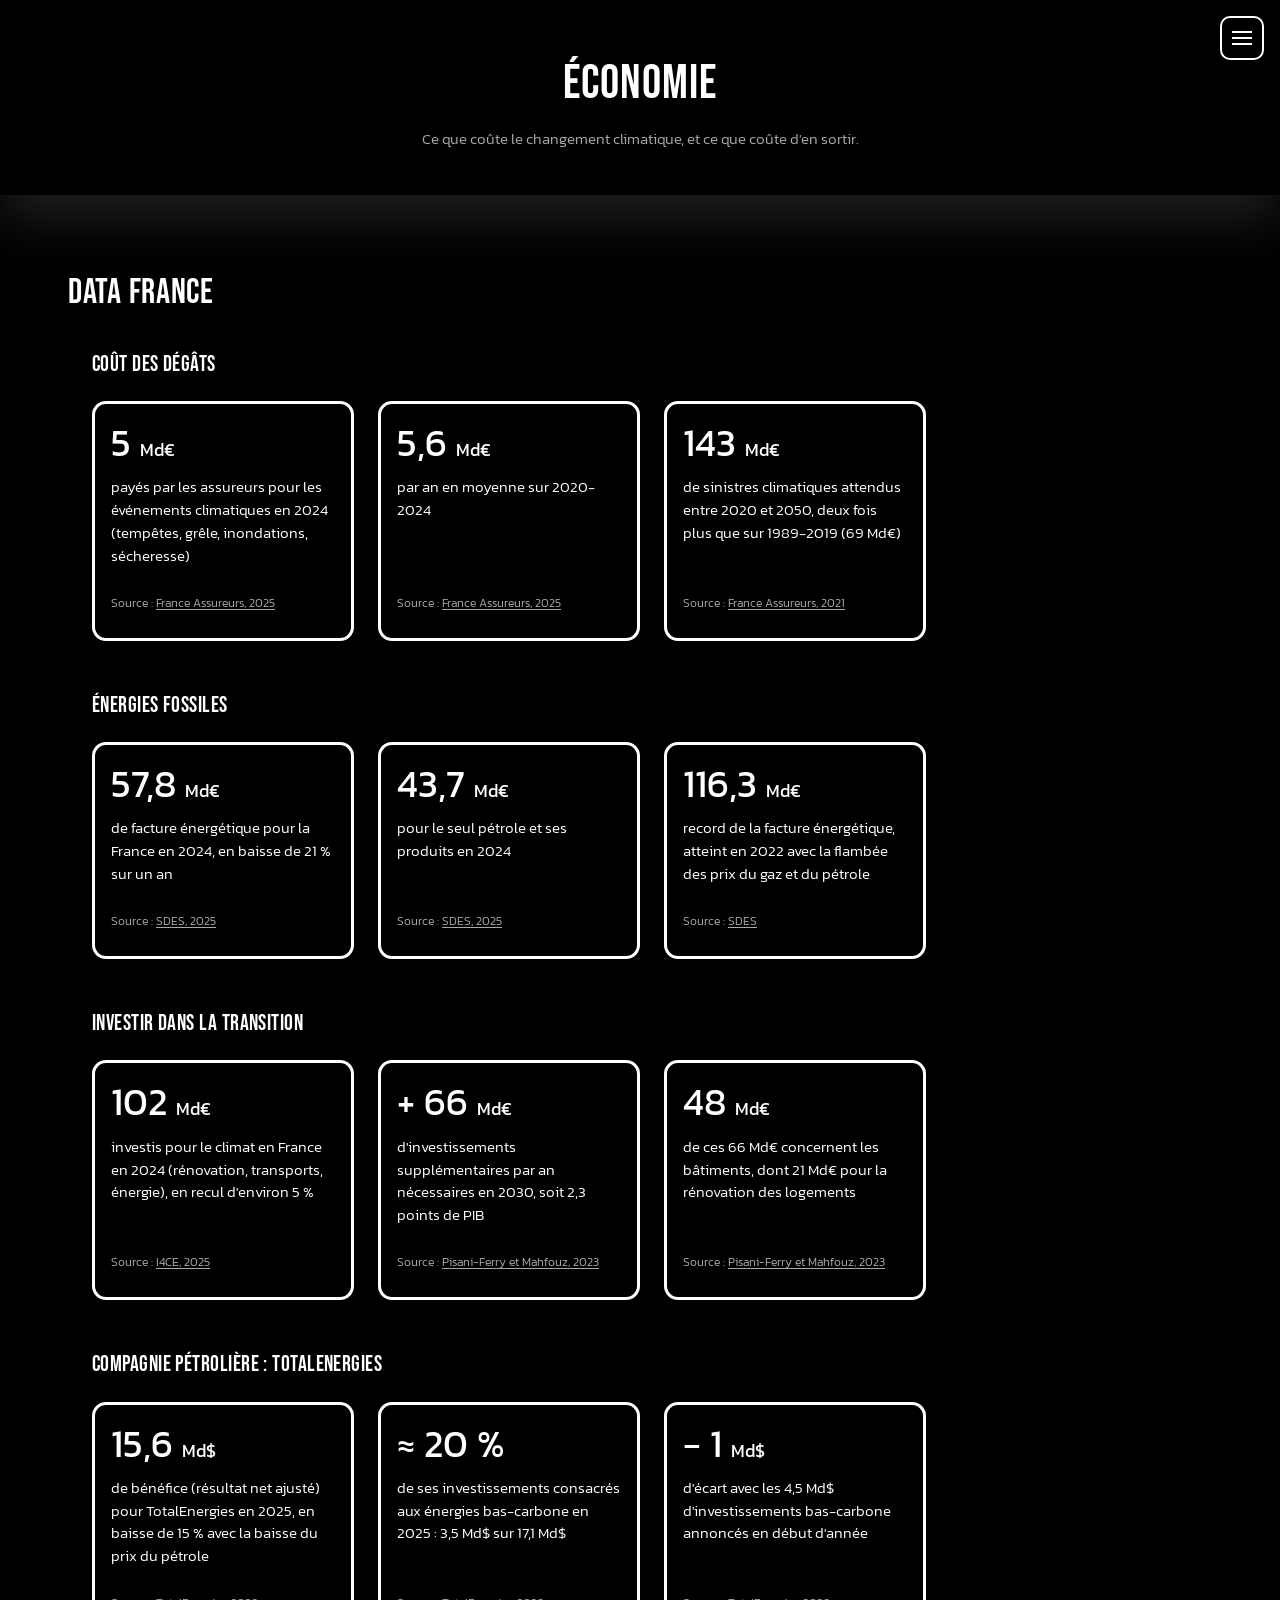
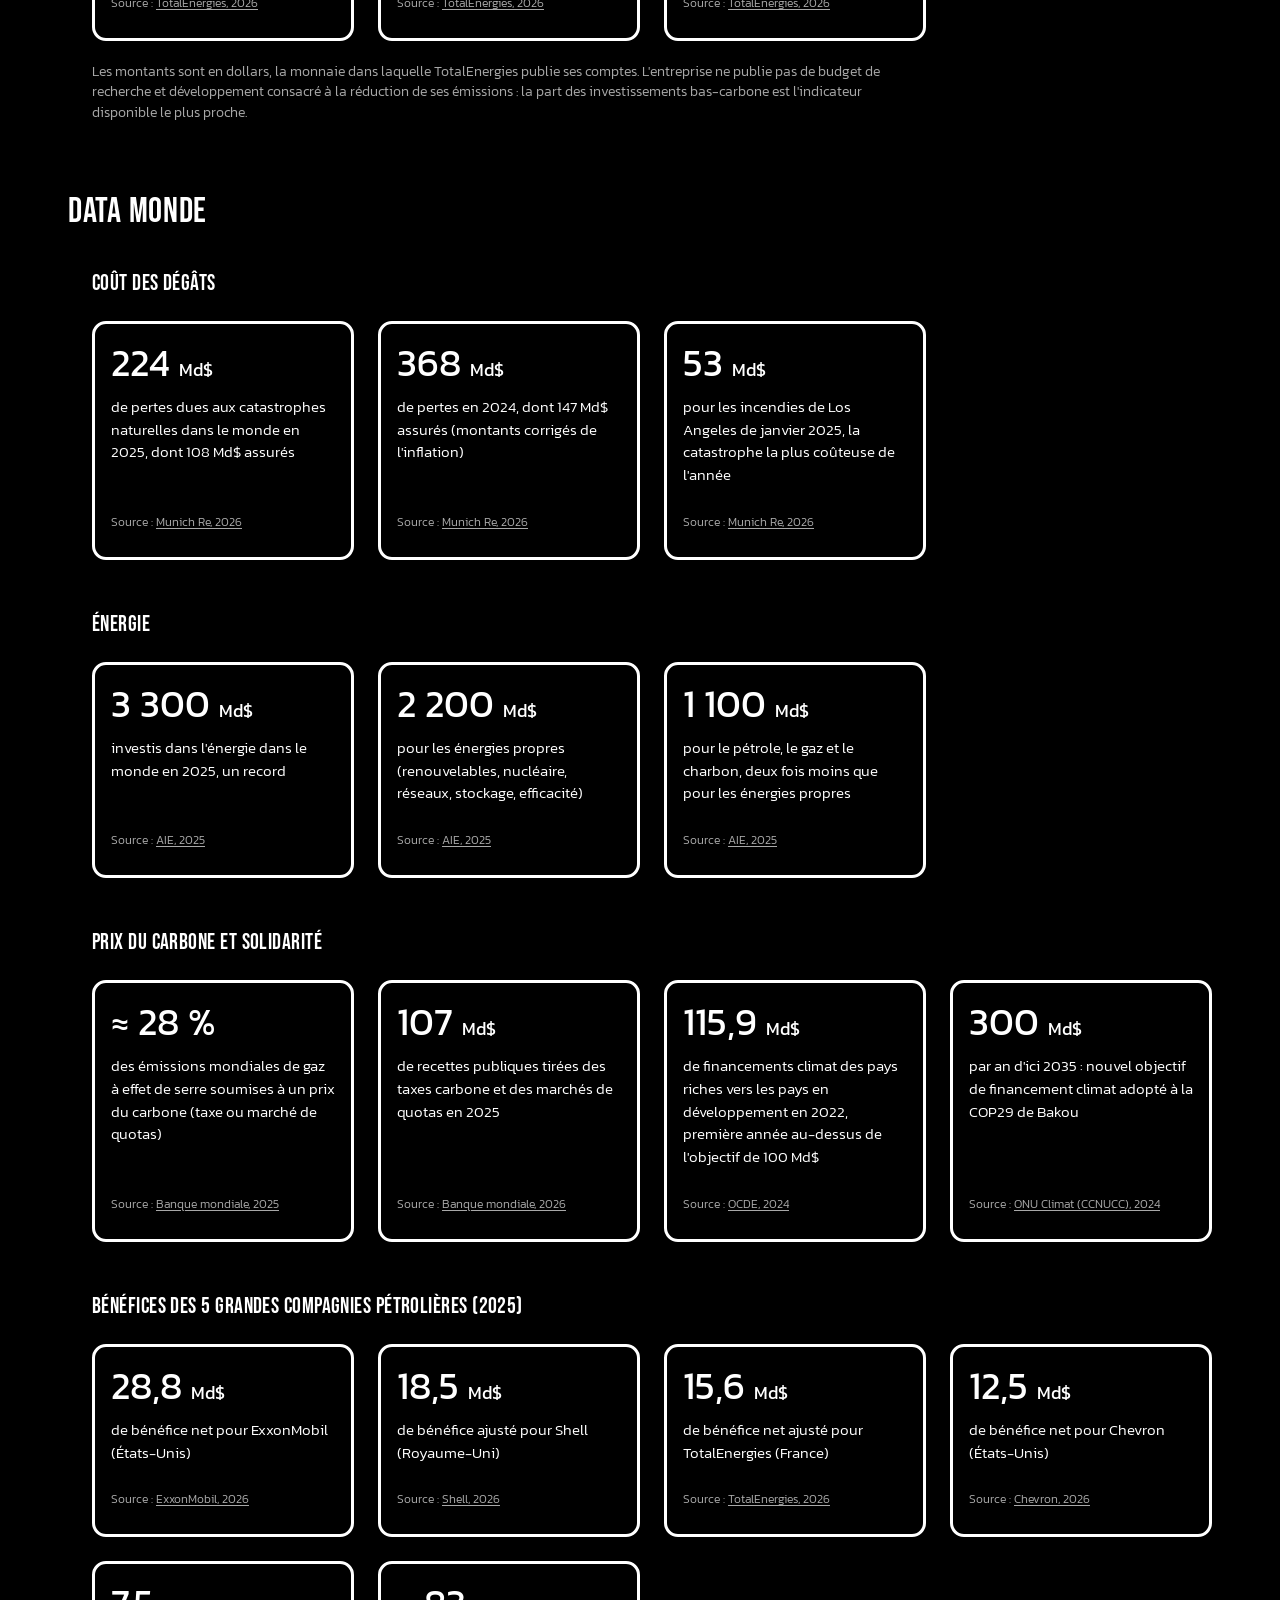
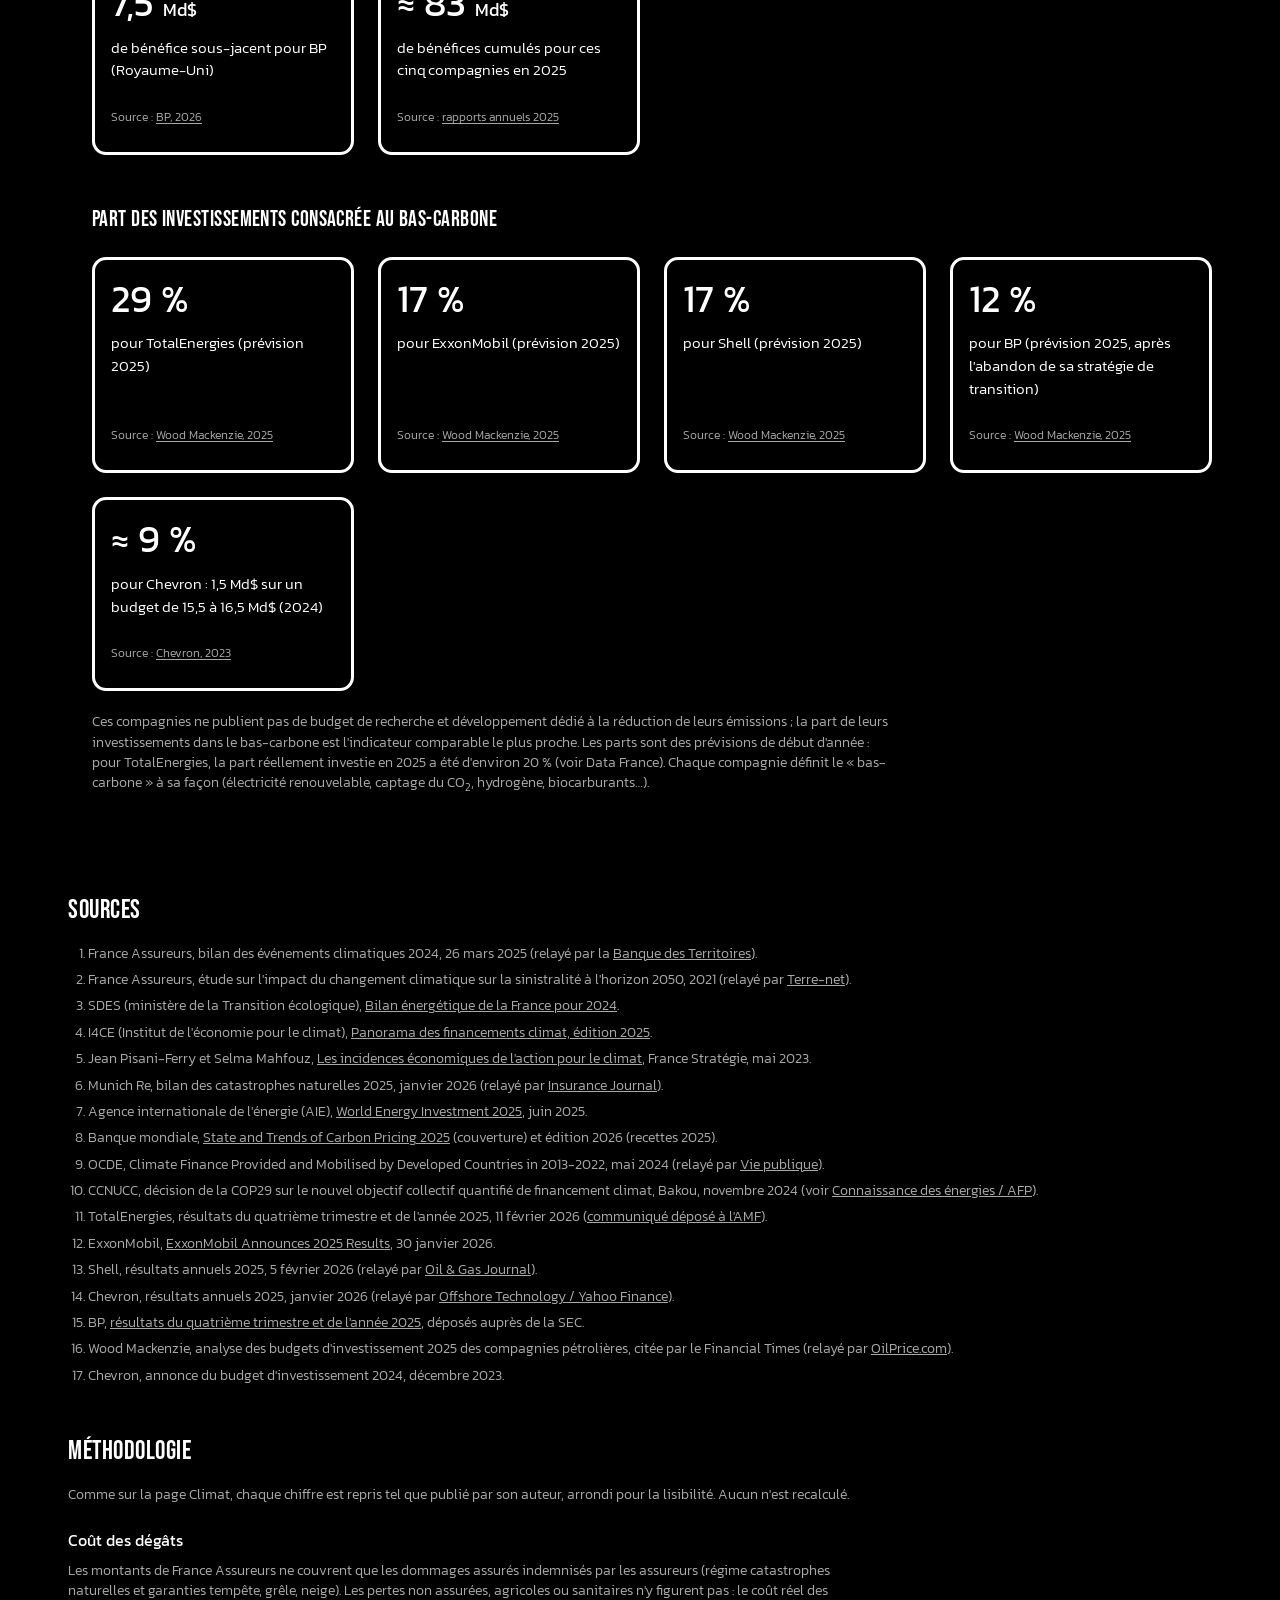
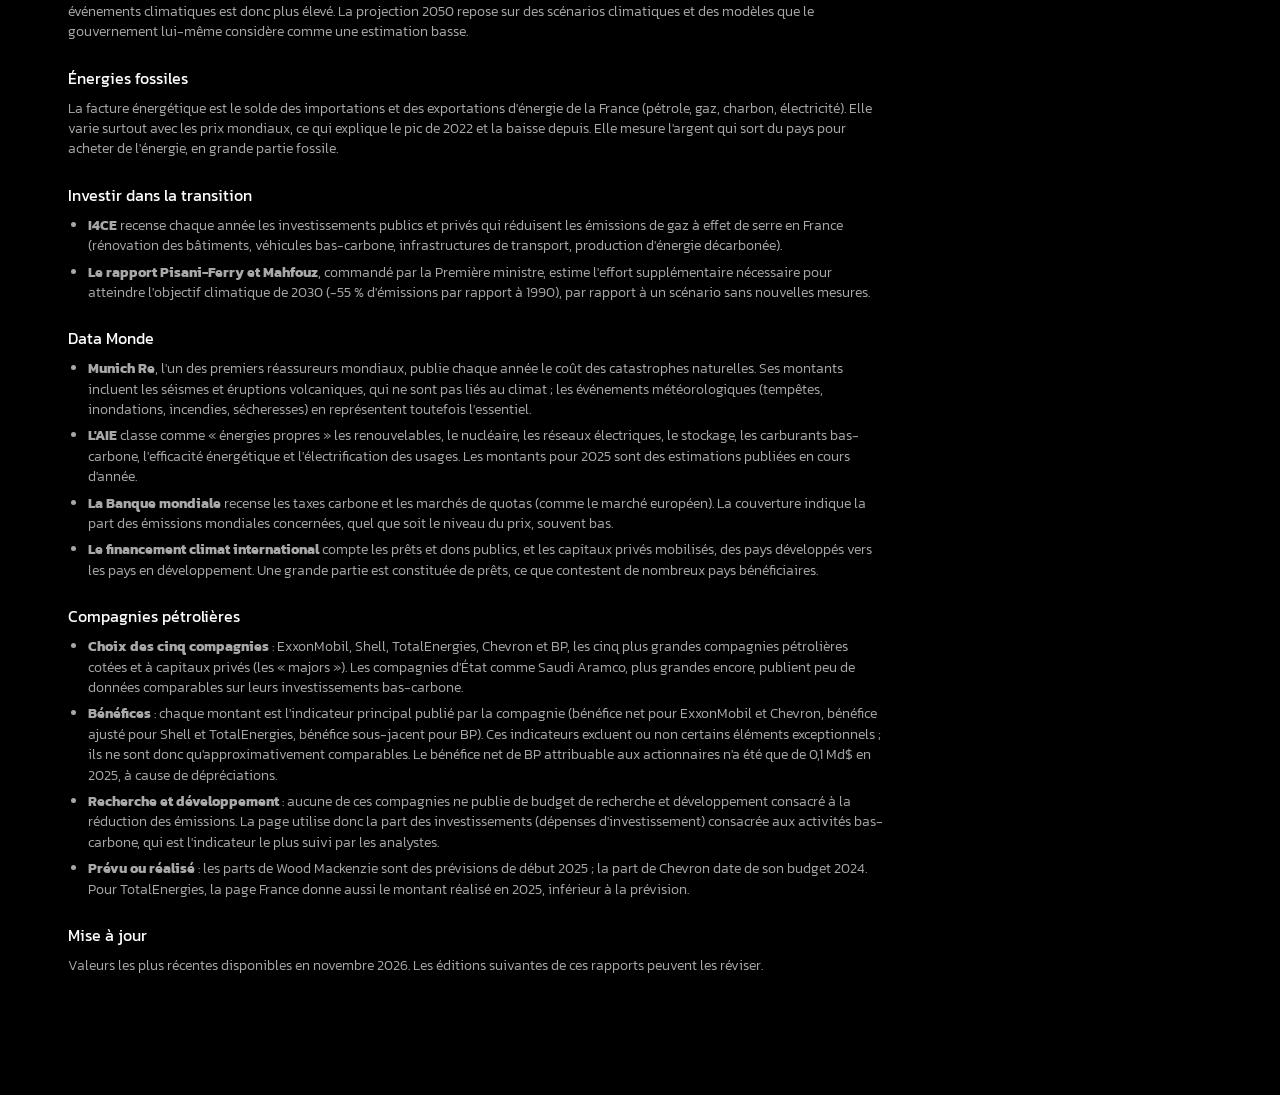
<file: economie.html>
<!doctype html>
<html lang="fr">
<head>
  <meta charset="utf-8">
  <meta name="viewport" content="width=device-width, initial-scale=1">
  <title>Économie du climat</title>
  <meta name="description" content="Les chiffres clés de l'économie du changement climatique en France : coût des dégâts, facture des énergies fossiles et investissements de la transition.">
  <link rel="preconnect" href="https://fonts.googleapis.com">
  <link rel="preconnect" href="https://fonts.gstatic.com" crossorigin>
  <link href="https://fonts.googleapis.com/css2?family=Bebas+Neue&family=Kanit:wght@300;400&display=swap" rel="stylesheet">
  <link rel="stylesheet" href="style.css">
</head>
<body>
  <header>
    <details class="menu">
      <summary aria-label="Menu"><span class="bars"></span></summary>
      <nav aria-label="Pages du site">
        <ul>
          <li><a href="index.html">Climat</a></li>
          <li><a href="economie.html" aria-current="page">Économie</a></li>
          <li><a href="culture.html">Culture</a></li>
          <li><a href="patrimoine-vin.html">Patrimoine vin</a></li>
          <li><a href="fortunes.html">Fortunes</a></li>
        </ul>
      </nav>
    </details>
    <h1>Économie</h1>
    <p>Ce que coûte le changement climatique, et ce que coûte d'en sortir.</p>
  </header>

  <main>
    <section aria-labelledby="france">
      <h2 id="france">Data France</h2>
      <h3 class="subhead" id="fr-degats">Coût des dégâts</h3>
      <div class="cards">
        <article class="card">
          <div class="value">5 <small>Md€</small></div>
          <p class="label">payés par les assureurs pour les événements climatiques en 2024 (tempêtes, grêle, inondations, sécheresse)</p>
          <p class="source">Source : <a href="#src-fa-2024">France Assureurs, 2025</a></p>
        </article>
        <article class="card">
          <div class="value">5,6 <small>Md€</small></div>
          <p class="label">par an en moyenne sur 2020-2024</p>
          <p class="source">Source : <a href="#src-fa-2024">France Assureurs, 2025</a></p>
        </article>
        <article class="card">
          <div class="value">143 <small>Md€</small></div>
          <p class="label">de sinistres climatiques attendus entre 2020 et 2050, deux fois plus que sur 1989-2019 (69 Md€)</p>
          <p class="source">Source : <a href="#src-fa-2050">France Assureurs, 2021</a></p>
        </article>
      </div>

      <h3 class="subhead" id="fr-fossiles">Énergies fossiles</h3>
      <div class="cards">
        <article class="card">
          <div class="value">57,8 <small>Md€</small></div>
          <p class="label">de facture énergétique pour la France en 2024, en baisse de 21 % sur un an</p>
          <p class="source">Source : <a href="#src-sdes-energie">SDES, 2025</a></p>
        </article>
        <article class="card">
          <div class="value">43,7 <small>Md€</small></div>
          <p class="label">pour le seul pétrole et ses produits en 2024</p>
          <p class="source">Source : <a href="#src-sdes-energie">SDES, 2025</a></p>
        </article>
        <article class="card">
          <div class="value">116,3 <small>Md€</small></div>
          <p class="label">record de la facture énergétique, atteint en 2022 avec la flambée des prix du gaz et du pétrole</p>
          <p class="source">Source : <a href="#src-sdes-energie">SDES</a></p>
        </article>
      </div>

      <h3 class="subhead" id="fr-transition">Investir dans la transition</h3>
      <div class="cards">
        <article class="card">
          <div class="value">102 <small>Md€</small></div>
          <p class="label">investis pour le climat en France en 2024 (rénovation, transports, énergie), en recul d'environ 5 %</p>
          <p class="source">Source : <a href="#src-i4ce">I4CE, 2025</a></p>
        </article>
        <article class="card">
          <div class="value">+ 66 <small>Md€</small></div>
          <p class="label">d'investissements supplémentaires par an nécessaires en 2030, soit 2,3 points de PIB</p>
          <p class="source">Source : <a href="#src-pfm">Pisani-Ferry et Mahfouz, 2023</a></p>
        </article>
        <article class="card">
          <div class="value">48 <small>Md€</small></div>
          <p class="label">de ces 66 Md€ concernent les bâtiments, dont 21 Md€ pour la rénovation des logements</p>
          <p class="source">Source : <a href="#src-pfm">Pisani-Ferry et Mahfouz, 2023</a></p>
        </article>
      </div>

      <h3 class="subhead" id="fr-petrole">Compagnie pétrolière : TotalEnergies</h3>
      <div class="cards">
        <article class="card">
          <div class="value">15,6 <small>Md$</small></div>
          <p class="label">de bénéfice (résultat net ajusté) pour TotalEnergies en 2025, en baisse de 15 % avec la baisse du prix du pétrole</p>
          <p class="source">Source : <a href="#src-tte">TotalEnergies, 2026</a></p>
        </article>
        <article class="card">
          <div class="value">≈ 20 %</div>
          <p class="label">de ses investissements consacrés aux énergies bas-carbone en 2025 : 3,5 Md$ sur 17,1 Md$</p>
          <p class="source">Source : <a href="#src-tte">TotalEnergies, 2026</a></p>
        </article>
        <article class="card">
          <div class="value">− 1 <small>Md$</small></div>
          <p class="label">d'écart avec les 4,5 Md$ d'investissements bas-carbone annoncés en début d'année</p>
          <p class="source">Source : <a href="#src-tte">TotalEnergies, 2026</a></p>
        </article>
      </div>
      <p class="note">Les montants sont en dollars, la monnaie dans laquelle TotalEnergies publie ses comptes. L'entreprise ne publie pas de budget de recherche et développement consacré à la réduction de ses émissions : la part des investissements bas-carbone est l'indicateur disponible le plus proche.</p>
    </section>

    <section aria-labelledby="monde">
      <h2 id="monde">Data Monde</h2>

      <h3 class="subhead">Coût des dégâts</h3>
      <div class="cards">
        <article class="card">
          <div class="value">224 <small>Md$</small></div>
          <p class="label">de pertes dues aux catastrophes naturelles dans le monde en 2025, dont 108 Md$ assurés</p>
          <p class="source">Source : <a href="#src-munichre">Munich Re, 2026</a></p>
        </article>
        <article class="card">
          <div class="value">368 <small>Md$</small></div>
          <p class="label">de pertes en 2024, dont 147 Md$ assurés (montants corrigés de l'inflation)</p>
          <p class="source">Source : <a href="#src-munichre">Munich Re, 2026</a></p>
        </article>
        <article class="card">
          <div class="value">53 <small>Md$</small></div>
          <p class="label">pour les incendies de Los Angeles de janvier 2025, la catastrophe la plus coûteuse de l'année</p>
          <p class="source">Source : <a href="#src-munichre">Munich Re, 2026</a></p>
        </article>
      </div>

      <h3 class="subhead">Énergie</h3>
      <div class="cards">
        <article class="card">
          <div class="value">3 300 <small>Md$</small></div>
          <p class="label">investis dans l'énergie dans le monde en 2025, un record</p>
          <p class="source">Source : <a href="#src-aie">AIE, 2025</a></p>
        </article>
        <article class="card">
          <div class="value">2 200 <small>Md$</small></div>
          <p class="label">pour les énergies propres (renouvelables, nucléaire, réseaux, stockage, efficacité)</p>
          <p class="source">Source : <a href="#src-aie">AIE, 2025</a></p>
        </article>
        <article class="card">
          <div class="value">1 100 <small>Md$</small></div>
          <p class="label">pour le pétrole, le gaz et le charbon, deux fois moins que pour les énergies propres</p>
          <p class="source">Source : <a href="#src-aie">AIE, 2025</a></p>
        </article>
      </div>

      <h3 class="subhead">Prix du carbone et solidarité</h3>
      <div class="cards">
        <article class="card">
          <div class="value">≈ 28 %</div>
          <p class="label">des émissions mondiales de gaz à effet de serre soumises à un prix du carbone (taxe ou marché de quotas)</p>
          <p class="source">Source : <a href="#src-bm">Banque mondiale, 2025</a></p>
        </article>
        <article class="card">
          <div class="value">107 <small>Md$</small></div>
          <p class="label">de recettes publiques tirées des taxes carbone et des marchés de quotas en 2025</p>
          <p class="source">Source : <a href="#src-bm">Banque mondiale, 2026</a></p>
        </article>
        <article class="card">
          <div class="value">115,9 <small>Md$</small></div>
          <p class="label">de financements climat des pays riches vers les pays en développement en 2022, première année au-dessus de l'objectif de 100 Md$</p>
          <p class="source">Source : <a href="#src-ocde">OCDE, 2024</a></p>
        </article>
        <article class="card">
          <div class="value">300 <small>Md$</small></div>
          <p class="label">par an d'ici 2035 : nouvel objectif de financement climat adopté à la COP29 de Bakou</p>
          <p class="source">Source : <a href="#src-cop29">ONU Climat (CCNUCC), 2024</a></p>
        </article>
      </div>

      <h3 class="subhead" id="monde-majors">Bénéfices des 5 grandes compagnies pétrolières (2025)</h3>
      <div class="cards">
        <article class="card">
          <div class="value">28,8 <small>Md$</small></div>
          <p class="label">de bénéfice net pour ExxonMobil (États-Unis)</p>
          <p class="source">Source : <a href="#src-xom">ExxonMobil, 2026</a></p>
        </article>
        <article class="card">
          <div class="value">18,5 <small>Md$</small></div>
          <p class="label">de bénéfice ajusté pour Shell (Royaume-Uni)</p>
          <p class="source">Source : <a href="#src-shell">Shell, 2026</a></p>
        </article>
        <article class="card">
          <div class="value">15,6 <small>Md$</small></div>
          <p class="label">de bénéfice net ajusté pour TotalEnergies (France)</p>
          <p class="source">Source : <a href="#src-tte">TotalEnergies, 2026</a></p>
        </article>
        <article class="card">
          <div class="value">12,5 <small>Md$</small></div>
          <p class="label">de bénéfice net pour Chevron (États-Unis)</p>
          <p class="source">Source : <a href="#src-cvx">Chevron, 2026</a></p>
        </article>
        <article class="card">
          <div class="value">7,5 <small>Md$</small></div>
          <p class="label">de bénéfice sous-jacent pour BP (Royaume-Uni)</p>
          <p class="source">Source : <a href="#src-bp">BP, 2026</a></p>
        </article>
        <article class="card">
          <div class="value">≈ 83 <small>Md$</small></div>
          <p class="label">de bénéfices cumulés pour ces cinq compagnies en 2025</p>
          <p class="source">Source : <a href="#src-xom">rapports annuels 2025</a></p>
        </article>
      </div>

      <h3 class="subhead" id="monde-bas-carbone">Part des investissements consacrée au bas-carbone</h3>
      <div class="cards">
        <article class="card">
          <div class="value">29 %</div>
          <p class="label">pour TotalEnergies (prévision 2025)</p>
          <p class="source">Source : <a href="#src-wm">Wood Mackenzie, 2025</a></p>
        </article>
        <article class="card">
          <div class="value">17 %</div>
          <p class="label">pour ExxonMobil (prévision 2025)</p>
          <p class="source">Source : <a href="#src-wm">Wood Mackenzie, 2025</a></p>
        </article>
        <article class="card">
          <div class="value">17 %</div>
          <p class="label">pour Shell (prévision 2025)</p>
          <p class="source">Source : <a href="#src-wm">Wood Mackenzie, 2025</a></p>
        </article>
        <article class="card">
          <div class="value">12 %</div>
          <p class="label">pour BP (prévision 2025, après l'abandon de sa stratégie de transition)</p>
          <p class="source">Source : <a href="#src-wm">Wood Mackenzie, 2025</a></p>
        </article>
        <article class="card">
          <div class="value">≈ 9 %</div>
          <p class="label">pour Chevron : 1,5 Md$ sur un budget de 15,5 à 16,5 Md$ (2024)</p>
          <p class="source">Source : <a href="#src-cvx-capex">Chevron, 2023</a></p>
        </article>
      </div>
      <p class="note">Ces compagnies ne publient pas de budget de recherche et développement dédié à la réduction de leurs émissions ; la part de leurs investissements dans le bas-carbone est l'indicateur comparable le plus proche. Les parts sont des prévisions de début d'année : pour TotalEnergies, la part réellement investie en 2025 a été d'environ 20 % (voir Data France). Chaque compagnie définit le « bas-carbone » à sa façon (électricité renouvelable, captage du CO<sub>2</sub>, hydrogène, biocarburants…).</p>
    </section>
  </main>

  <footer>
    <h2>Sources</h2>
    <ol>
      <li id="src-fa-2024">France Assureurs, bilan des événements climatiques 2024, 26 mars 2025 (relayé par la <a href="https://www.banquedesterritoires.fr/le-cout-des-evenements-climatiques-en-france-atteint-cinq-milliards-deuros-en-2024">Banque des Territoires</a>).</li>
      <li id="src-fa-2050">France Assureurs, étude sur l'impact du changement climatique sur la sinistralité à l'horizon 2050, 2021 (relayé par <a href="https://www.terre-net.fr/assurances/article/203013/le-cout-des-sinistres-climatiques-en-france-pourrait-doubler-d-ici-2050">Terre-net</a>).</li>
      <li id="src-sdes-energie">SDES (ministère de la Transition écologique), <a href="https://www.statistiques.developpement-durable.gouv.fr/bilan-energetique-de-la-france-pour-2024">Bilan énergétique de la France pour 2024</a>.</li>
      <li id="src-i4ce">I4CE (Institut de l'économie pour le climat), <a href="https://www.i4ce.org/wp-content/uploads/2025/07/Panorama-des-financements-climat-ed-2025_Synthese-et-resultats.pdf">Panorama des financements climat, édition 2025</a>.</li>
      <li id="src-pfm">Jean Pisani-Ferry et Selma Mahfouz, <a href="https://www.melchior.fr/sites/melchior/files/fichiers/Incidences%20e%CC%81co%20action%20climat%20France%20Strategie.pdf">Les incidences économiques de l'action pour le climat</a>, France Stratégie, mai 2023.</li>
      <li id="src-munichre">Munich Re, bilan des catastrophes naturelles 2025, janvier 2026 (relayé par <a href="https://www.insurancejournal.com/news/international/2026/01/13/854041.htm">Insurance Journal</a>).</li>
      <li id="src-aie">Agence internationale de l'énergie (AIE), <a href="https://www.iea.org/reports/world-energy-investment-2025">World Energy Investment 2025</a>, juin 2025.</li>
      <li id="src-bm">Banque mondiale, <a href="https://www.worldbank.org/en/news/press-release/2025/06/10/global-carbon-pricing-mobilizes-over-100-billion-for-public-budgets">State and Trends of Carbon Pricing 2025</a> (couverture) et édition 2026 (recettes 2025).</li>
      <li id="src-ocde">OCDE, Climate Finance Provided and Mobilised by Developed Countries in 2013-2022, mai 2024 (relayé par <a href="https://www.vie-publique.fr/node/296316">Vie publique</a>).</li>
      <li id="src-cop29">CCNUCC, décision de la COP29 sur le nouvel objectif collectif quantifié de financement climat, Bakou, novembre 2024 (voir <a href="https://www.connaissancedesenergies.org/afp/cop29-les-principaux-points-de-laccord-arrache-bakou-241124">Connaissance des énergies / AFP</a>).</li>
      <li id="src-tte">TotalEnergies, résultats du quatrième trimestre et de l'année 2025, 11 février 2026 (<a href="https://echanges.dila.gouv.fr/OPENDATA/AMF/BWR/2026/02/FCBWR166510_20260211.pdf">communiqué déposé à l'AMF</a>).</li>
      <li id="src-xom">ExxonMobil, <a href="https://corporate.exxonmobil.com/news/news-releases/2026/0130-exxonmobil-announces-2025-results">ExxonMobil Announces 2025 Results</a>, 30 janvier 2026.</li>
      <li id="src-shell">Shell, résultats annuels 2025, 5 février 2026 (relayé par <a href="https://www.ogj.com/general-interest/companies/news/55355660/shell-reports-fourth-quarter-profit-drop-but-sustains-shareholder-returns">Oil &amp; Gas Journal</a>).</li>
      <li id="src-cvx">Chevron, résultats annuels 2025, janvier 2026 (relayé par <a href="https://finance.yahoo.com/news/chevron-q4-2025-net-income-090933774.html">Offshore Technology / Yahoo Finance</a>).</li>
      <li id="src-bp">BP, <a href="https://www.sec.gov/Archives/edgar/data/313807/000031380726000002/a31122025bp6kq4.htm">résultats du quatrième trimestre et de l'année 2025</a>, déposés auprès de la SEC.</li>
      <li id="src-wm">Wood Mackenzie, analyse des budgets d'investissement 2025 des compagnies pétrolières, citée par le Financial Times (relayé par <a href="https://oilprice.com/Latest-Energy-News/World-News/Exxon-Set-to-Surge-Ahead-of-European-Competitors-in-Low-Carbon-Investment-Race.html">OilPrice.com</a>).</li>
      <li id="src-cvx-capex">Chevron, annonce du budget d'investissement 2024, décembre 2023.</li>
    </ol>

    <section class="methodo" aria-labelledby="methodologie">
      <h2 id="methodologie">Méthodologie</h2>
      <p>Comme sur la page Climat, chaque chiffre est repris tel que publié par son auteur, arrondi pour la lisibilité. Aucun n'est recalculé.</p>

      <h3>Coût des dégâts</h3>
      <p>Les montants de France Assureurs ne couvrent que les dommages assurés indemnisés par les assureurs (régime catastrophes naturelles et garanties tempête, grêle, neige). Les pertes non assurées, agricoles ou sanitaires n'y figurent pas : le coût réel des événements climatiques est donc plus élevé. La projection 2050 repose sur des scénarios climatiques et des modèles que le gouvernement lui-même considère comme une estimation basse.</p>

      <h3>Énergies fossiles</h3>
      <p>La facture énergétique est le solde des importations et des exportations d'énergie de la France (pétrole, gaz, charbon, électricité). Elle varie surtout avec les prix mondiaux, ce qui explique le pic de 2022 et la baisse depuis. Elle mesure l'argent qui sort du pays pour acheter de l'énergie, en grande partie fossile.</p>

      <h3>Investir dans la transition</h3>
      <ul>
        <li><strong>I4CE</strong> recense chaque année les investissements publics et privés qui réduisent les émissions de gaz à effet de serre en France (rénovation des bâtiments, véhicules bas-carbone, infrastructures de transport, production d'énergie décarbonée).</li>
        <li><strong>Le rapport Pisani-Ferry et Mahfouz</strong>, commandé par la Première ministre, estime l'effort supplémentaire nécessaire pour atteindre l'objectif climatique de 2030 (−55 % d'émissions par rapport à 1990), par rapport à un scénario sans nouvelles mesures.</li>
      </ul>

      <h3>Data Monde</h3>
      <ul>
        <li><strong>Munich Re</strong>, l'un des premiers réassureurs mondiaux, publie chaque année le coût des catastrophes naturelles. Ses montants incluent les séismes et éruptions volcaniques, qui ne sont pas liés au climat ; les événements météorologiques (tempêtes, inondations, incendies, sécheresses) en représentent toutefois l'essentiel.</li>
        <li><strong>L'AIE</strong> classe comme « énergies propres » les renouvelables, le nucléaire, les réseaux électriques, le stockage, les carburants bas-carbone, l'efficacité énergétique et l'électrification des usages. Les montants pour 2025 sont des estimations publiées en cours d'année.</li>
        <li><strong>La Banque mondiale</strong> recense les taxes carbone et les marchés de quotas (comme le marché européen). La couverture indique la part des émissions mondiales concernées, quel que soit le niveau du prix, souvent bas.</li>
        <li><strong>Le financement climat international</strong> compte les prêts et dons publics, et les capitaux privés mobilisés, des pays développés vers les pays en développement. Une grande partie est constituée de prêts, ce que contestent de nombreux pays bénéficiaires.</li>
      </ul>

      <h3>Compagnies pétrolières</h3>
      <ul>
        <li><strong>Choix des cinq compagnies</strong> : ExxonMobil, Shell, TotalEnergies, Chevron et BP, les cinq plus grandes compagnies pétrolières cotées et à capitaux privés (les « majors »). Les compagnies d'État comme Saudi Aramco, plus grandes encore, publient peu de données comparables sur leurs investissements bas-carbone.</li>
        <li><strong>Bénéfices</strong> : chaque montant est l'indicateur principal publié par la compagnie (bénéfice net pour ExxonMobil et Chevron, bénéfice ajusté pour Shell et TotalEnergies, bénéfice sous-jacent pour BP). Ces indicateurs excluent ou non certains éléments exceptionnels ; ils ne sont donc qu'approximativement comparables. Le bénéfice net de BP attribuable aux actionnaires n'a été que de 0,1 Md$ en 2025, à cause de dépréciations.</li>
        <li><strong>Recherche et développement</strong> : aucune de ces compagnies ne publie de budget de recherche et développement consacré à la réduction des émissions. La page utilise donc la part des investissements (dépenses d'investissement) consacrée aux activités bas-carbone, qui est l'indicateur le plus suivi par les analystes.</li>
        <li><strong>Prévu ou réalisé</strong> : les parts de Wood Mackenzie sont des prévisions de début 2025 ; la part de Chevron date de son budget 2024. Pour TotalEnergies, la page France donne aussi le montant réalisé en 2025, inférieur à la prévision.</li>
      </ul>

      <h3>Mise à jour</h3>
      <p>Valeurs les plus récentes disponibles en novembre 2026. Les éditions suivantes de ces rapports peuvent les réviser.</p>
    </section>
  </footer>
  <script src="menu.js"></script>
</body>
</html>
</file>
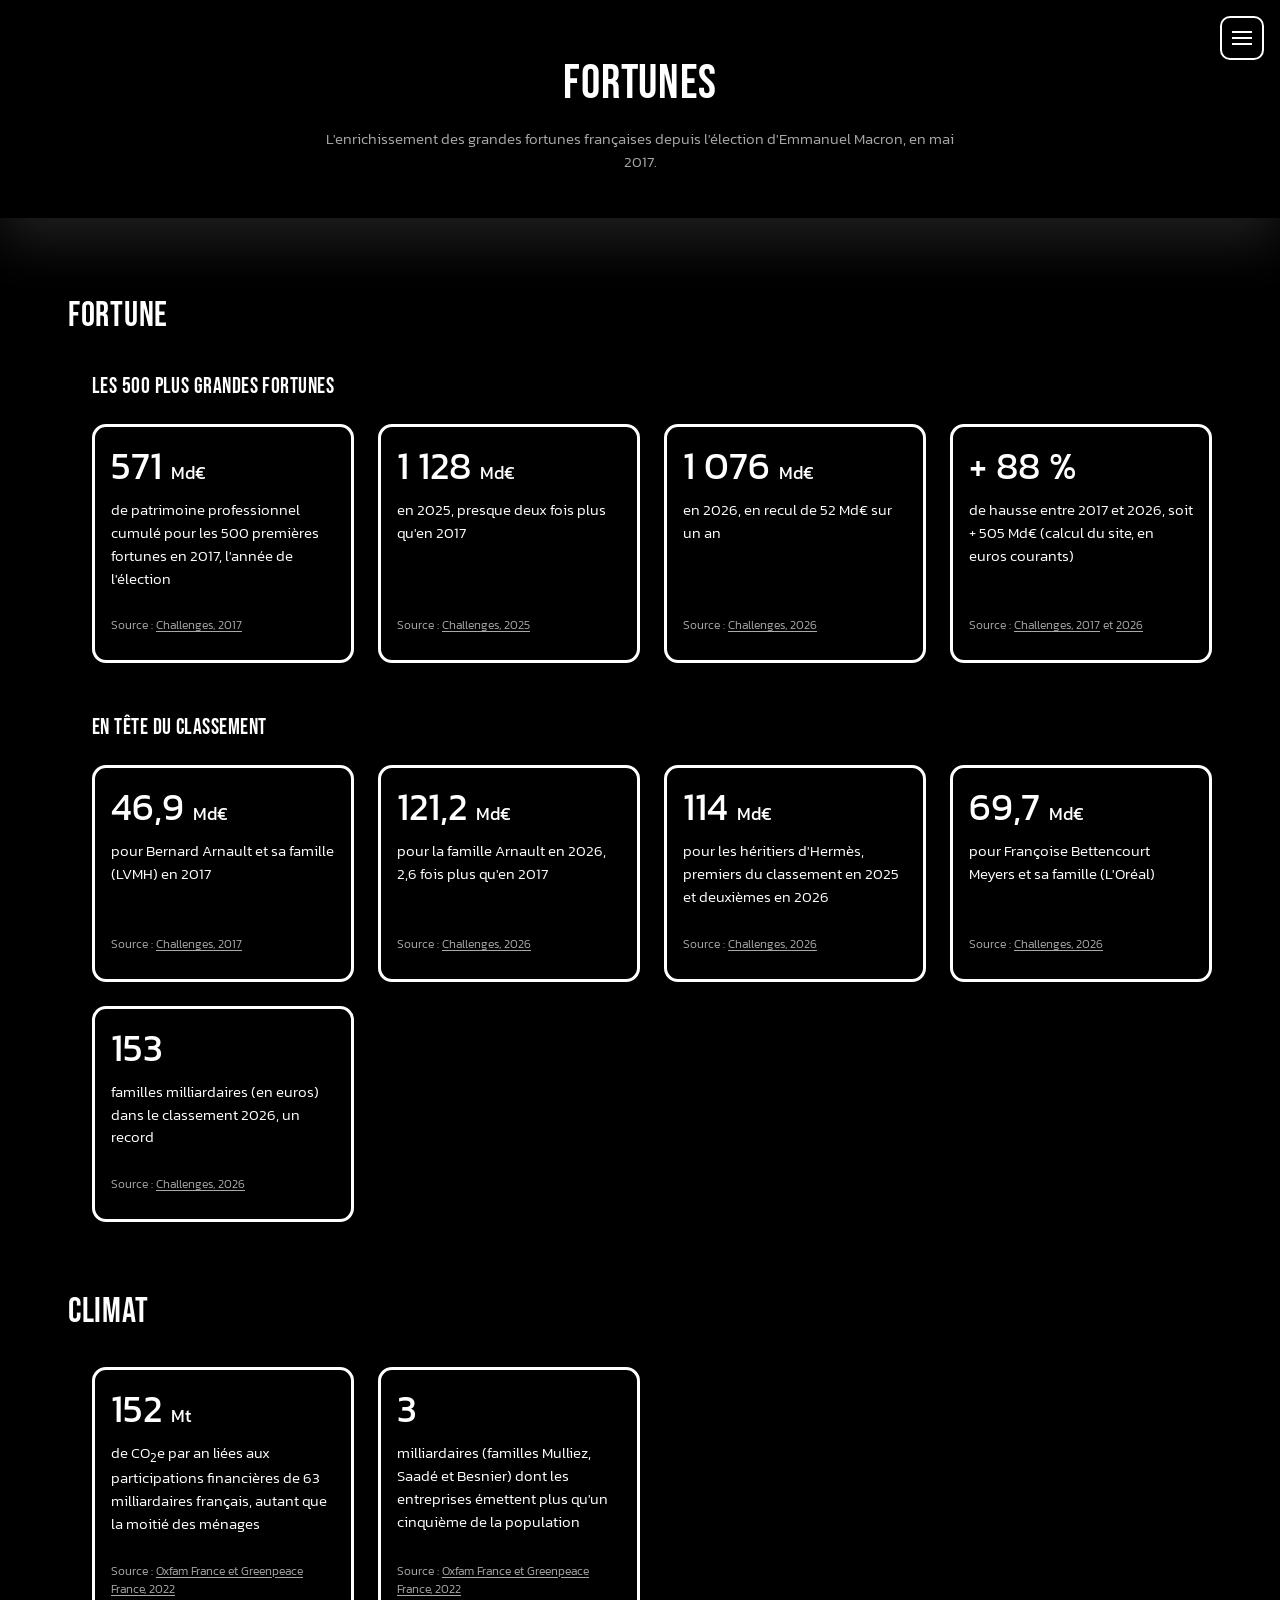
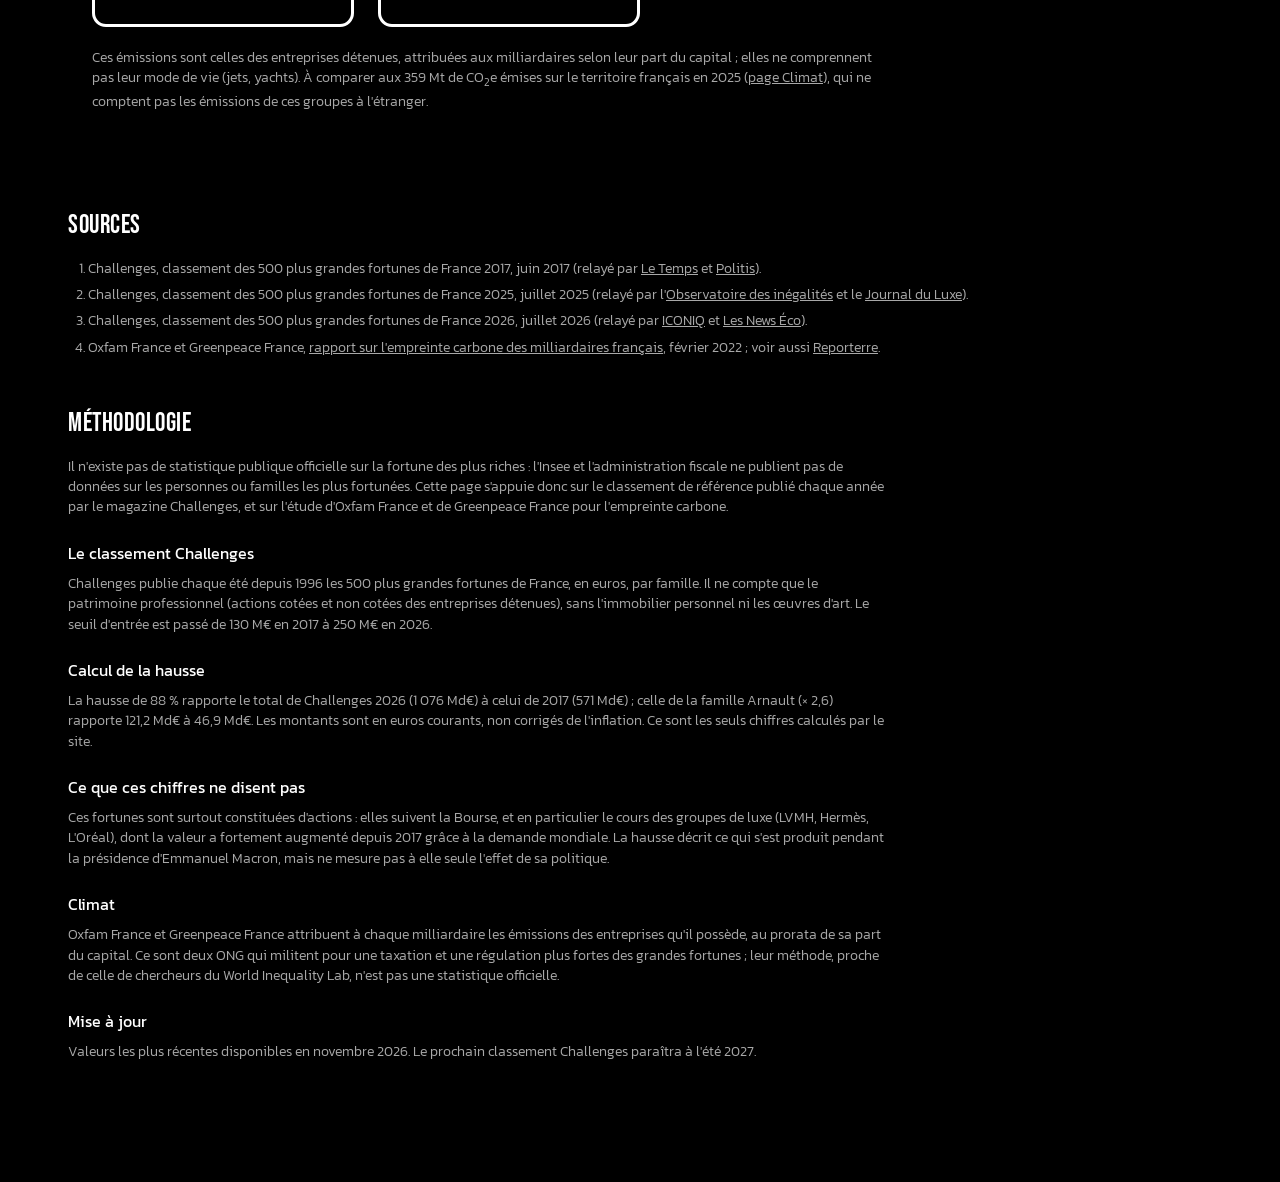
<file: fortunes.html>
<!doctype html>
<html lang="fr">
<head>
  <meta charset="utf-8">
  <meta name="viewport" content="width=device-width, initial-scale=1">
  <title>Grandes fortunes françaises</title>
  <meta name="description" content="L'évolution des grandes fortunes et des milliardaires français depuis l'élection d'Emmanuel Macron en 2017, et leur empreinte carbone, d'après le classement Challenges, Oxfam France et Greenpeace France.">
  <link rel="preconnect" href="https://fonts.googleapis.com">
  <link rel="preconnect" href="https://fonts.gstatic.com" crossorigin>
  <link href="https://fonts.googleapis.com/css2?family=Bebas+Neue&family=Kanit:wght@300;400&display=swap" rel="stylesheet">
  <link rel="stylesheet" href="style.css">
</head>
<body>
  <header>
    <details class="menu">
      <summary aria-label="Menu"><span class="bars"></span></summary>
      <nav aria-label="Pages du site">
        <ul>
          <li><a href="index.html">Climat</a></li>
          <li><a href="economie.html">Économie</a></li>
          <li><a href="culture.html">Culture</a></li>
          <li><a href="patrimoine-vin.html">Patrimoine vin</a></li>
          <li><a href="fortunes.html" aria-current="page">Fortunes</a></li>
        </ul>
      </nav>
    </details>
    <h1>Fortunes</h1>
    <p>L'enrichissement des grandes fortunes françaises depuis l'élection d'Emmanuel Macron, en mai 2017.</p>
  </header>

  <main>
    <section aria-labelledby="cinq-cents">
      <h2 id="cinq-cents">Fortune</h2>

      <h3 class="subhead">Les 500 plus grandes fortunes</h3>
      <div class="cards">
        <article class="card">
          <div class="value">571 <small>Md€</small></div>
          <p class="label">de patrimoine professionnel cumulé pour les 500 premières fortunes en 2017, l'année de l'élection</p>
          <p class="source">Source : <a href="#src-challenges-2017">Challenges, 2017</a></p>
        </article>
        <article class="card">
          <div class="value">1 128 <small>Md€</small></div>
          <p class="label">en 2025, presque deux fois plus qu'en 2017</p>
          <p class="source">Source : <a href="#src-challenges-2025">Challenges, 2025</a></p>
        </article>
        <article class="card">
          <div class="value">1 076 <small>Md€</small></div>
          <p class="label">en 2026, en recul de 52 Md€ sur un an</p>
          <p class="source">Source : <a href="#src-challenges-2026">Challenges, 2026</a></p>
        </article>
        <article class="card">
          <div class="value">+ 88 %</div>
          <p class="label">de hausse entre 2017 et 2026, soit + 505 Md€ (calcul du site, en euros courants)</p>
          <p class="source">Source : <a href="#src-challenges-2017">Challenges, 2017</a> et <a href="#src-challenges-2026">2026</a></p>
        </article>
      </div>

      <h3 class="subhead">En tête du classement</h3>
      <div class="cards">
        <article class="card">
          <div class="value">46,9 <small>Md€</small></div>
          <p class="label">pour Bernard Arnault et sa famille (LVMH) en 2017</p>
          <p class="source">Source : <a href="#src-challenges-2017">Challenges, 2017</a></p>
        </article>
        <article class="card">
          <div class="value">121,2 <small>Md€</small></div>
          <p class="label">pour la famille Arnault en 2026, 2,6 fois plus qu'en 2017</p>
          <p class="source">Source : <a href="#src-challenges-2026">Challenges, 2026</a></p>
        </article>
        <article class="card">
          <div class="value">114 <small>Md€</small></div>
          <p class="label">pour les héritiers d'Hermès, premiers du classement en 2025 et deuxièmes en 2026</p>
          <p class="source">Source : <a href="#src-challenges-2026">Challenges, 2026</a></p>
        </article>
        <article class="card">
          <div class="value">69,7 <small>Md€</small></div>
          <p class="label">pour Françoise Bettencourt Meyers et sa famille (L'Oréal)</p>
          <p class="source">Source : <a href="#src-challenges-2026">Challenges, 2026</a></p>
        </article>
        <article class="card">
          <div class="value">153</div>
          <p class="label">familles milliardaires (en euros) dans le classement 2026, un record</p>
          <p class="source">Source : <a href="#src-challenges-2026">Challenges, 2026</a></p>
        </article>
      </div>
    </section>

    <section aria-labelledby="climat">
      <h2 id="climat">Climat</h2>
      <div class="cards">
        <article class="card">
          <div class="value">152 <small>Mt</small></div>
          <p class="label">de CO<sub>2</sub>e par an liées aux participations financières de 63 milliardaires français, autant que la moitié des ménages</p>
          <p class="source">Source : <a href="#src-oxfam-gp">Oxfam France et Greenpeace France, 2022</a></p>
        </article>
        <article class="card">
          <div class="value">3</div>
          <p class="label">milliardaires (familles Mulliez, Saadé et Besnier) dont les entreprises émettent plus qu'un cinquième de la population</p>
          <p class="source">Source : <a href="#src-oxfam-gp">Oxfam France et Greenpeace France, 2022</a></p>
        </article>
      </div>
      <p class="note">Ces émissions sont celles des entreprises détenues, attribuées aux milliardaires selon leur part du capital ; elles ne comprennent pas leur mode de vie (jets, yachts). À comparer aux 359 Mt de CO<sub>2</sub>e émises sur le territoire français en 2025 (<a href="index.html">page Climat</a>), qui ne comptent pas les émissions de ces groupes à l'étranger.</p>
    </section>
  </main>

  <footer>
    <h2>Sources</h2>
    <ol>
      <li id="src-challenges-2017">Challenges, classement des 500 plus grandes fortunes de France 2017, juin 2017 (relayé par <a href="https://www.letemps.ch/economie/un-an-500-premieres-fortunes-francaises-ont-grossi-25">Le Temps</a> et <a href="https://www.politis.fr/articles/2017/06/classement-challenges-des-riches-encore-et-toujours-plus-riches-37262">Politis</a>).</li>
      <li id="src-challenges-2025">Challenges, classement des 500 plus grandes fortunes de France 2025, juillet 2025 (relayé par l'<a href="https://www.inegalites.fr/La-croissance-demesuree-des-500-plus-grandes-fortunes">Observatoire des inégalités</a> et le <a href="https://www.journalduluxe.fr/fr/business/famille-hermes-depasse-bernard-arnault-plus-grandes-fortunes-france-challenges">Journal du Luxe</a>).</li>
      <li id="src-challenges-2026">Challenges, classement des 500 plus grandes fortunes de France 2026, juillet 2026 (relayé par <a href="https://www.iconiq-media.fr/business/classement-challenges-2026-arnault-reprend-le-trone-lia-cree-de-nouveaux-milliardaires">ICONIQ</a> et <a href="https://www.lesnewseco.fr/bernard-arnault-repasse-devant-hermes-en-tete-des-fortunes-francaises-46365">Les News Éco</a>).</li>
      <li id="src-oxfam-gp">Oxfam France et Greenpeace France, <a href="https://cdn.greenpeace.fr/site/uploads/2022/02/rapport_milliardaires_carbone220222.pdf">rapport sur l'empreinte carbone des milliardaires français</a>, février 2022 ; voir aussi <a href="https://reporterre.net/En-France-63-milliardaires-polluent-plus-que-la-moitie-de-la-population">Reporterre</a>.</li>
    </ol>

    <section class="methodo" aria-labelledby="methodologie">
      <h2 id="methodologie">Méthodologie</h2>
      <p>Il n'existe pas de statistique publique officielle sur la fortune des plus riches : l'Insee et l'administration fiscale ne publient pas de données sur les personnes ou familles les plus fortunées. Cette page s'appuie donc sur le classement de référence publié chaque année par le magazine Challenges, et sur l'étude d'Oxfam France et de Greenpeace France pour l'empreinte carbone.</p>

      <h3>Le classement Challenges</h3>
      <p>Challenges publie chaque été depuis 1996 les 500 plus grandes fortunes de France, en euros, par famille. Il ne compte que le patrimoine professionnel (actions cotées et non cotées des entreprises détenues), sans l'immobilier personnel ni les œuvres d'art. Le seuil d'entrée est passé de 130 M€ en 2017 à 250 M€ en 2026.</p>

      <h3>Calcul de la hausse</h3>
      <p>La hausse de 88 % rapporte le total de Challenges 2026 (1 076 Md€) à celui de 2017 (571 Md€) ; celle de la famille Arnault (× 2,6) rapporte 121,2 Md€ à 46,9 Md€. Les montants sont en euros courants, non corrigés de l'inflation. Ce sont les seuls chiffres calculés par le site.</p>

      <h3>Ce que ces chiffres ne disent pas</h3>
      <p>Ces fortunes sont surtout constituées d'actions : elles suivent la Bourse, et en particulier le cours des groupes de luxe (LVMH, Hermès, L'Oréal), dont la valeur a fortement augmenté depuis 2017 grâce à la demande mondiale. La hausse décrit ce qui s'est produit pendant la présidence d'Emmanuel Macron, mais ne mesure pas à elle seule l'effet de sa politique.</p>

      <h3>Climat</h3>
      <p>Oxfam France et Greenpeace France attribuent à chaque milliardaire les émissions des entreprises qu'il possède, au prorata de sa part du capital. Ce sont deux ONG qui militent pour une taxation et une régulation plus fortes des grandes fortunes ; leur méthode, proche de celle de chercheurs du World Inequality Lab, n'est pas une statistique officielle.</p>

      <h3>Mise à jour</h3>
      <p>Valeurs les plus récentes disponibles en novembre 2026. Le prochain classement Challenges paraîtra à l'été 2027.</p>
    </section>
  </footer>
  <script src="menu.js"></script>
</body>
</html>
</file>
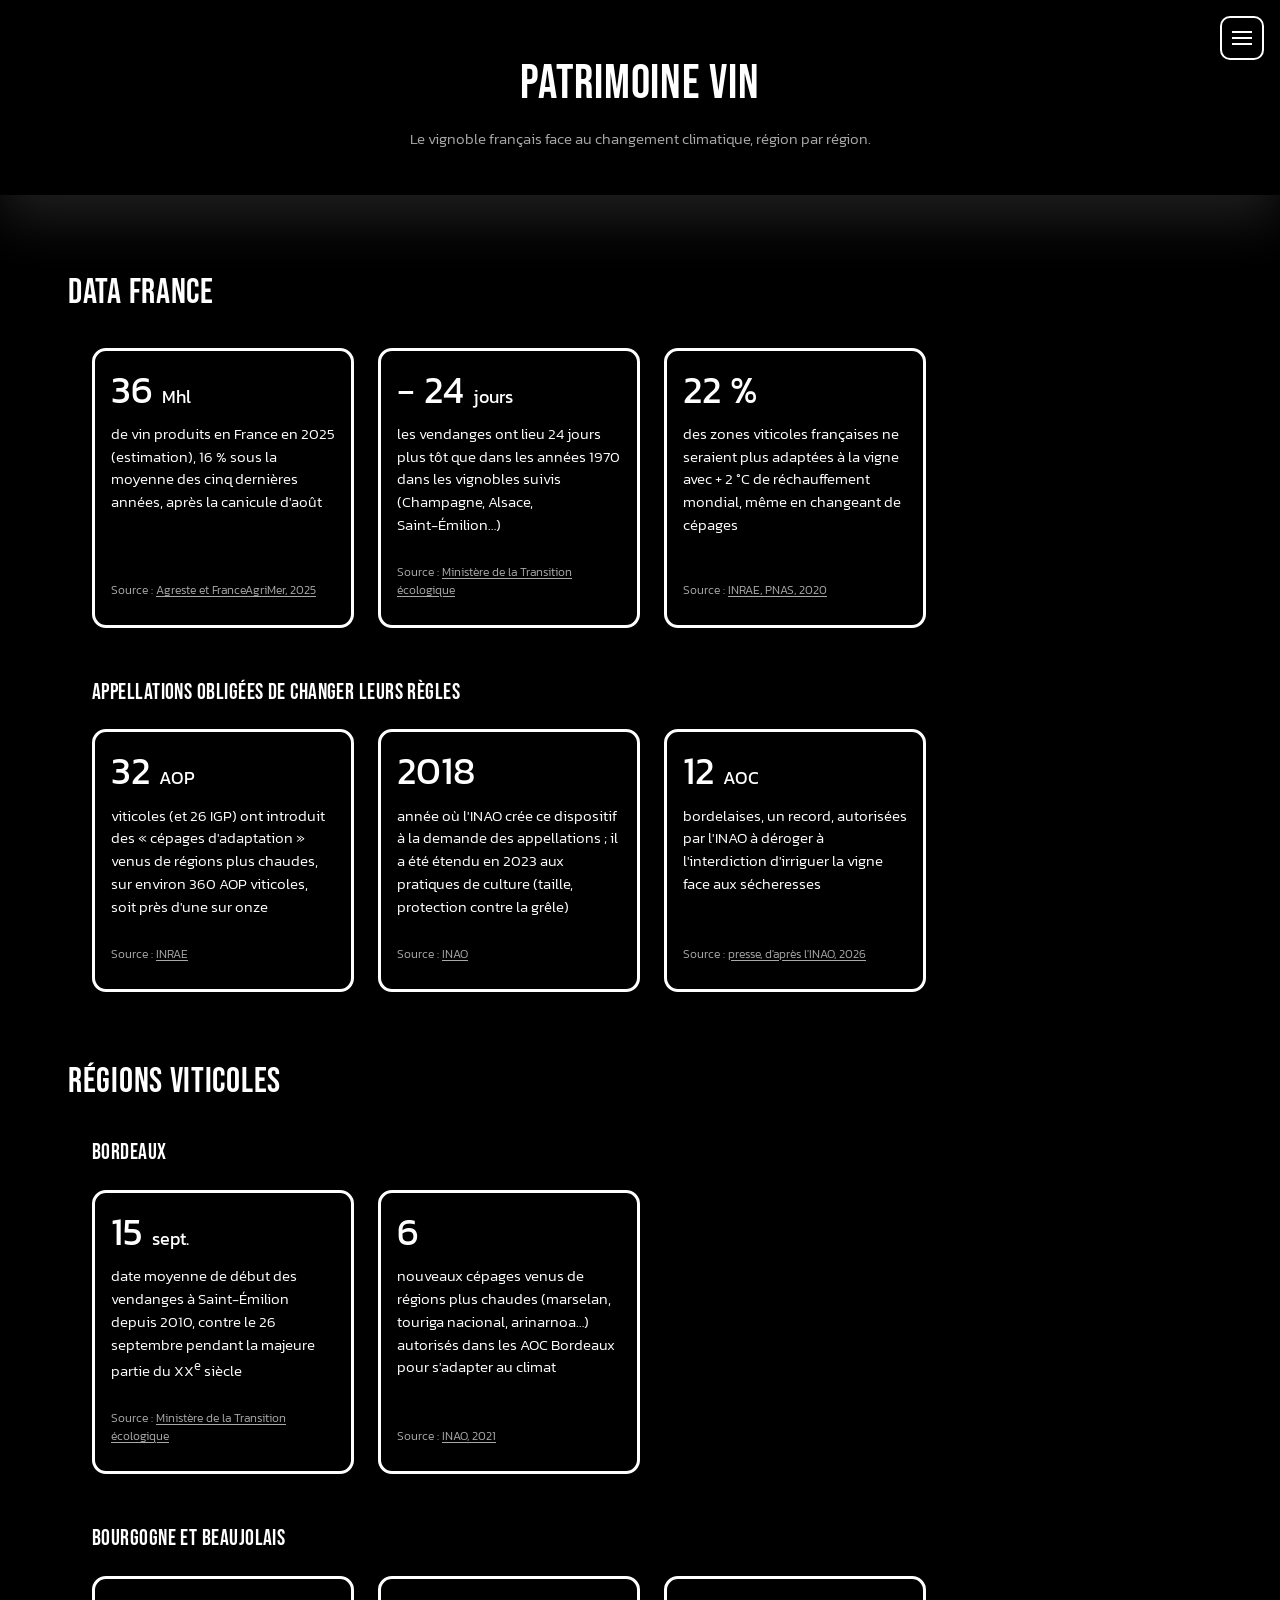
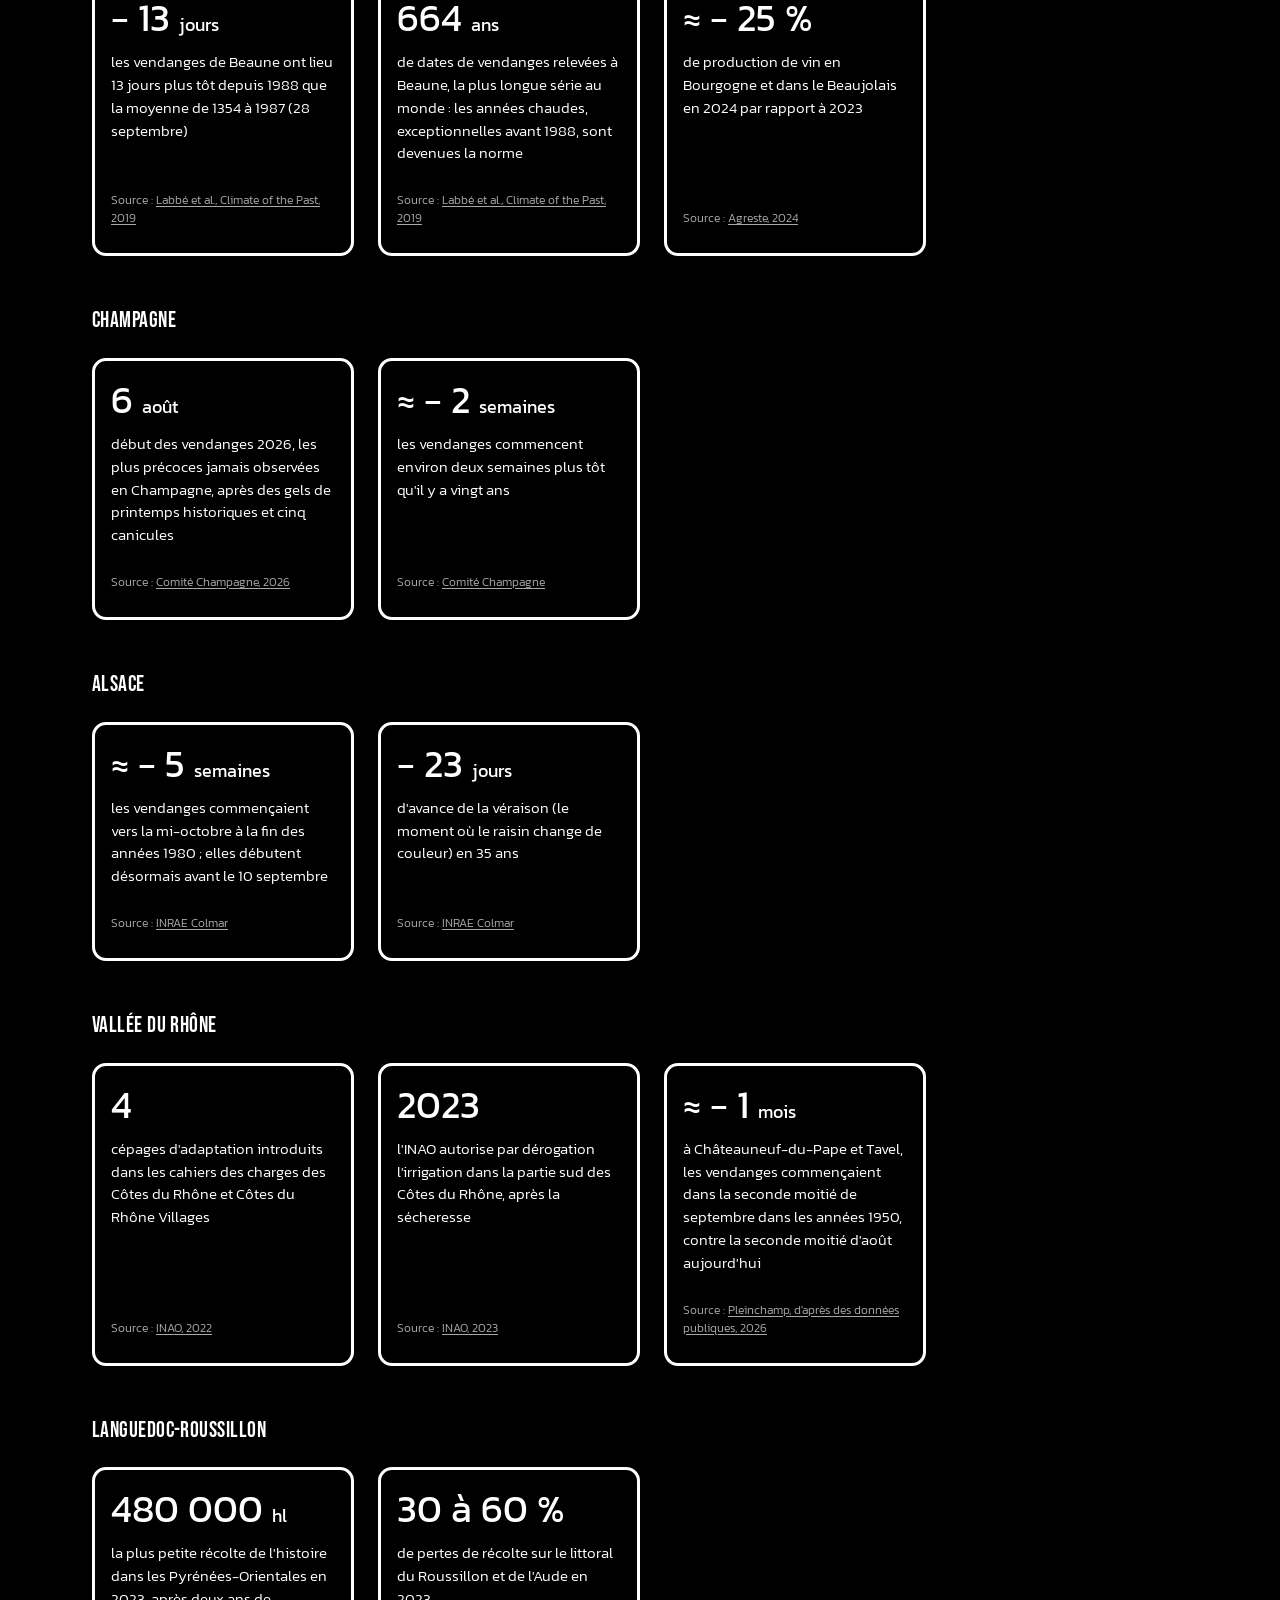
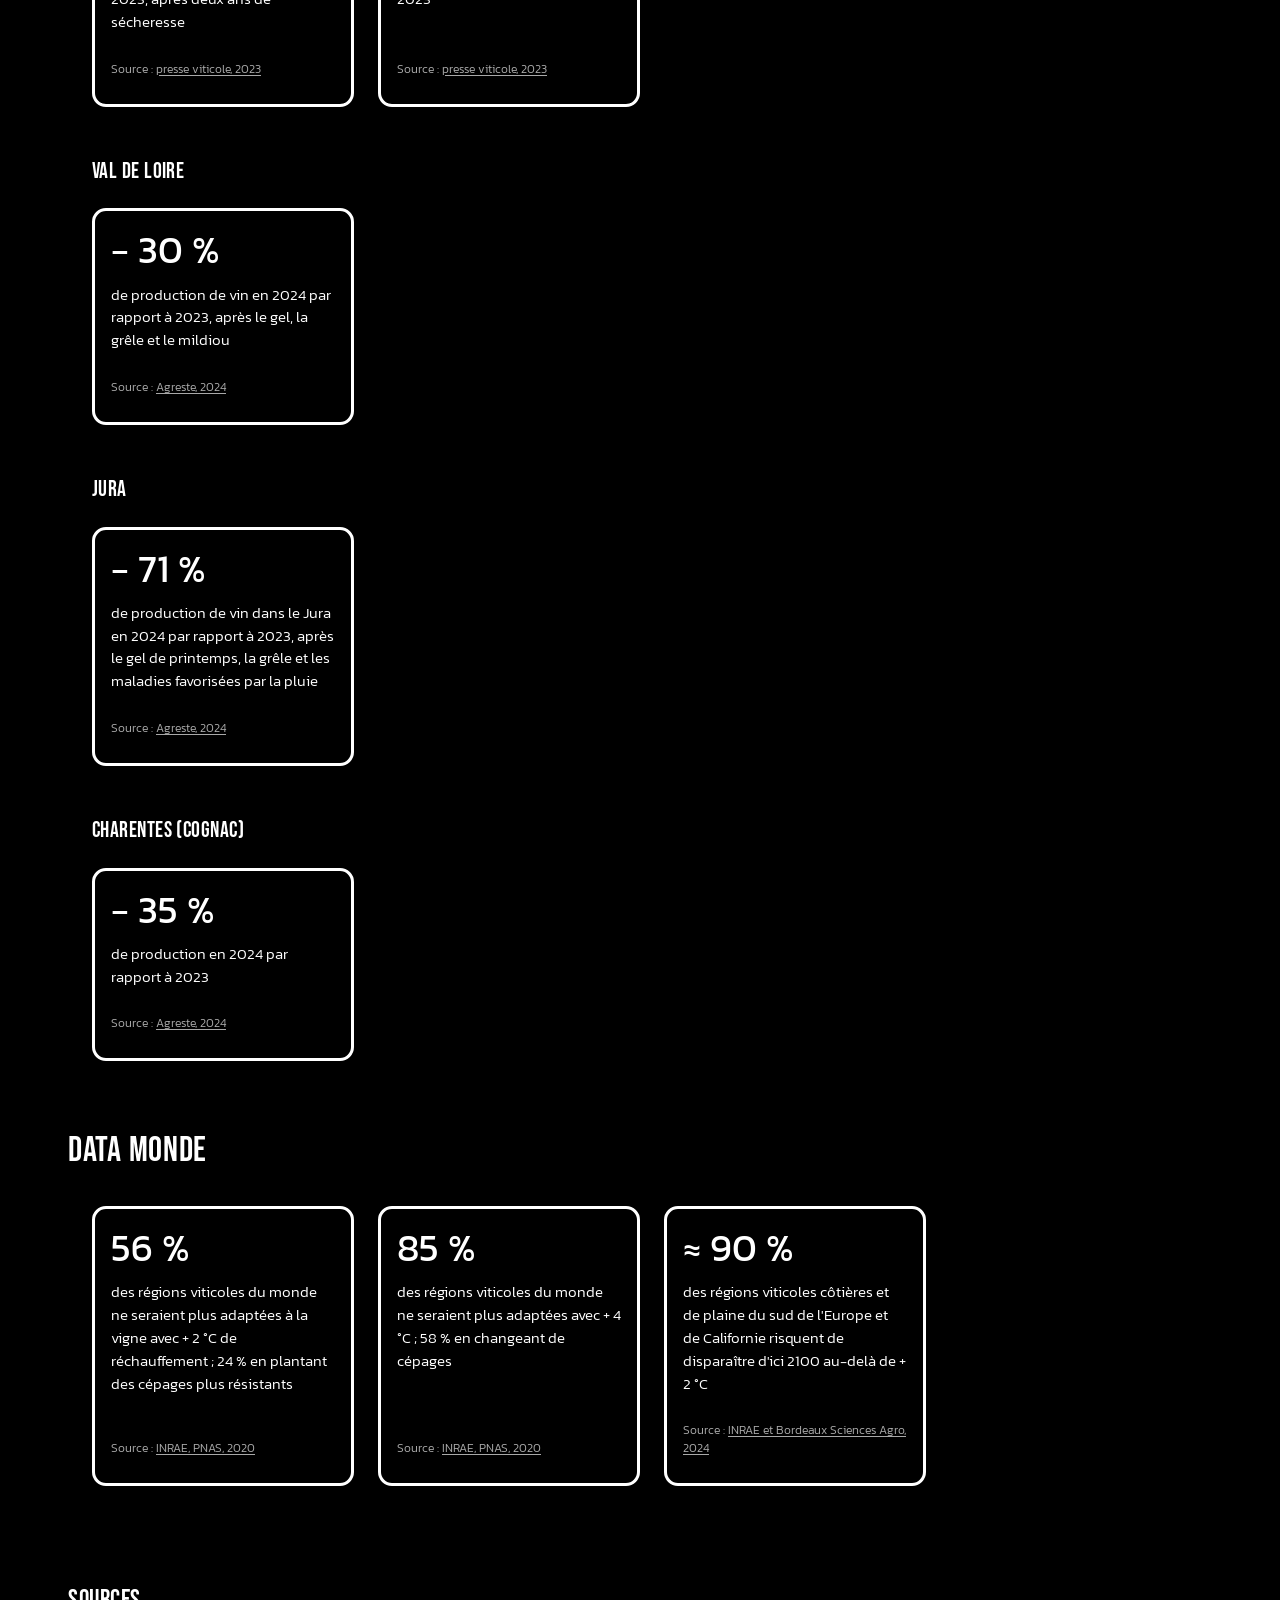
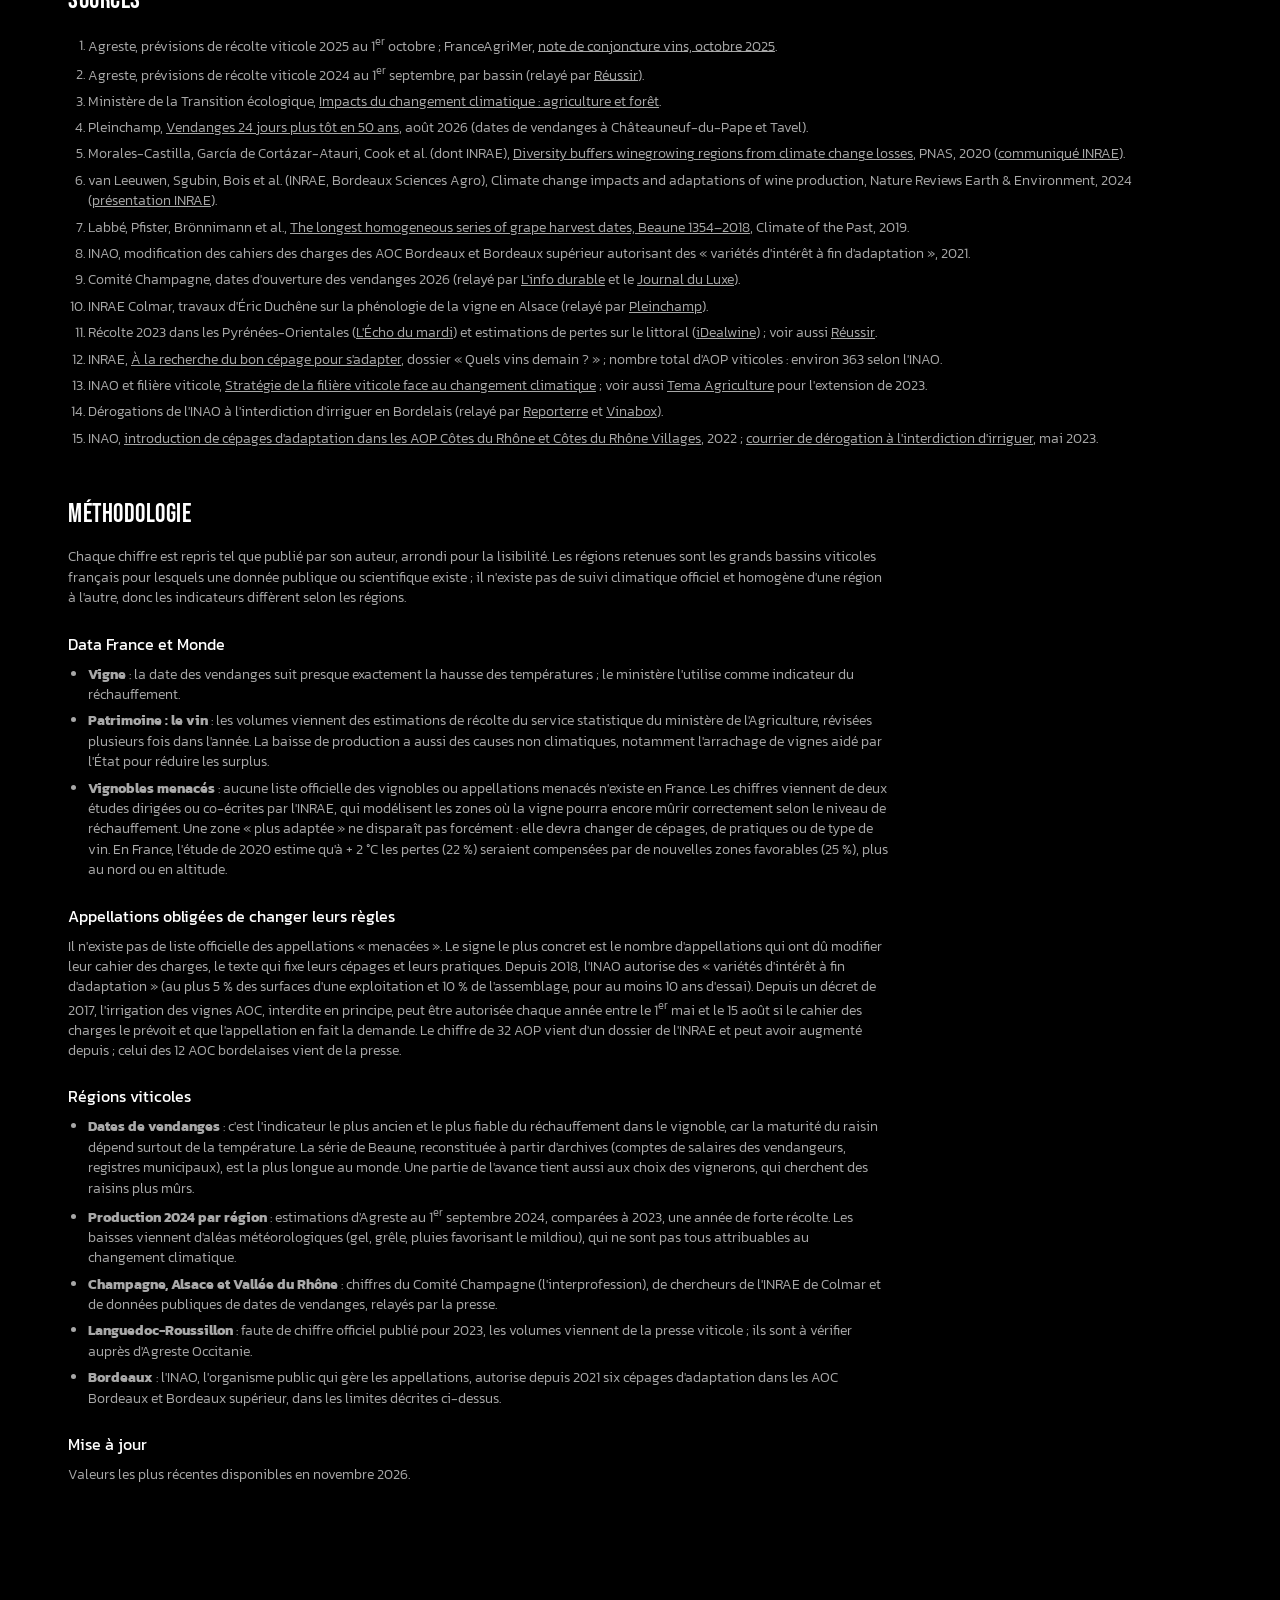
<file: patrimoine-vin.html>
<!doctype html>
<html lang="fr">
<head>
  <meta charset="utf-8">
  <meta name="viewport" content="width=device-width, initial-scale=1">
  <title>Patrimoine vin</title>
  <meta name="description" content="Le vignoble français face au changement climatique, région par région, d'après des sources officielles et scientifiques.">
  <link rel="preconnect" href="https://fonts.googleapis.com">
  <link rel="preconnect" href="https://fonts.gstatic.com" crossorigin>
  <link href="https://fonts.googleapis.com/css2?family=Bebas+Neue&family=Kanit:wght@300;400&display=swap" rel="stylesheet">
  <link rel="stylesheet" href="style.css">
</head>
<body>
  <header>
    <details class="menu">
      <summary aria-label="Menu"><span class="bars"></span></summary>
      <nav aria-label="Pages du site">
        <ul>
          <li><a href="index.html">Climat</a></li>
          <li><a href="economie.html">Économie</a></li>
          <li><a href="culture.html">Culture</a></li>
          <li><a href="patrimoine-vin.html" aria-current="page">Patrimoine vin</a></li>
          <li><a href="fortunes.html">Fortunes</a></li>
        </ul>
      </nav>
    </details>
    <h1>Patrimoine vin</h1>
    <p>Le vignoble français face au changement climatique, région par région.</p>
  </header>

  <main>
    <section aria-labelledby="france">
      <h2 id="france">Data France</h2>
      <div class="cards">
        <article class="card">
          <div class="value">36 <small>Mhl</small></div>
          <p class="label">de vin produits en France en 2025 (estimation), 16 % sous la moyenne des cinq dernières années, après la canicule d'août</p>
          <p class="source">Source : <a href="#src-agreste-vin-2025">Agreste et FranceAgriMer, 2025</a></p>
        </article>
        <article class="card">
          <div class="value">− 24 <small>jours</small></div>
          <p class="label">les vendanges ont lieu 24 jours plus tôt que dans les années 1970 dans les vignobles suivis (Champagne, Alsace, Saint-Émilion…)</p>
          <p class="source">Source : <a href="#src-mte-vendanges">Ministère de la Transition écologique</a></p>
        </article>
        <article class="card">
          <div class="value">22 %</div>
          <p class="label">des zones viticoles françaises ne seraient plus adaptées à la vigne avec + 2 °C de réchauffement mondial, même en changeant de cépages</p>
          <p class="source">Source : <a href="#src-morales">INRAE, PNAS, 2020</a></p>
        </article>
      </div>

      <h3 class="subhead" id="appellations">Appellations obligées de changer leurs règles</h3>
      <div class="cards">
        <article class="card">
          <div class="value">32 <small>AOP</small></div>
          <p class="label">viticoles (et 26 IGP) ont introduit des « cépages d'adaptation » venus de régions plus chaudes, sur environ 360 AOP viticoles, soit près d'une sur onze</p>
          <p class="source">Source : <a href="#src-inrae-vifa">INRAE</a></p>
        </article>
        <article class="card">
          <div class="value">2018</div>
          <p class="label">année où l'INAO crée ce dispositif à la demande des appellations ; il a été étendu en 2023 aux pratiques de culture (taille, protection contre la grêle)</p>
          <p class="source">Source : <a href="#src-inao-strategie">INAO</a></p>
        </article>
        <article class="card">
          <div class="value">12 <small>AOC</small></div>
          <p class="label">bordelaises, un record, autorisées par l'INAO à déroger à l'interdiction d'irriguer la vigne face aux sécheresses</p>
          <p class="source">Source : <a href="#src-irrigation-bordeaux">presse, d'après l'INAO, 2026</a></p>
        </article>
      </div>
    </section>

    <section aria-labelledby="regions">
      <h2 id="regions">Régions viticoles</h2>
      <h3 class="subhead" id="bordeaux">Bordeaux</h3>
      <div class="cards">
        <article class="card">
          <div class="value">15 <small>sept.</small></div>
          <p class="label">date moyenne de début des vendanges à Saint-Émilion depuis 2010, contre le 26 septembre pendant la majeure partie du XX<sup>e</sup> siècle</p>
          <p class="source">Source : <a href="#src-mte-vendanges">Ministère de la Transition écologique</a></p>
        </article>
        <article class="card">
          <div class="value">6</div>
          <p class="label">nouveaux cépages venus de régions plus chaudes (marselan, touriga nacional, arinarnoa…) autorisés dans les AOC Bordeaux pour s'adapter au climat</p>
          <p class="source">Source : <a href="#src-inao-bordeaux">INAO, 2021</a></p>
        </article>
      </div>

      <h3 class="subhead" id="bourgogne">Bourgogne et Beaujolais</h3>
      <div class="cards">
        <article class="card">
          <div class="value">− 13 <small>jours</small></div>
          <p class="label">les vendanges de Beaune ont lieu 13 jours plus tôt depuis 1988 que la moyenne de 1354 à 1987 (28 septembre)</p>
          <p class="source">Source : <a href="#src-labbe">Labbé et al., Climate of the Past, 2019</a></p>
        </article>
        <article class="card">
          <div class="value">664 <small>ans</small></div>
          <p class="label">de dates de vendanges relevées à Beaune, la plus longue série au monde : les années chaudes, exceptionnelles avant 1988, sont devenues la norme</p>
          <p class="source">Source : <a href="#src-labbe">Labbé et al., Climate of the Past, 2019</a></p>
        </article>
        <article class="card">
          <div class="value">≈ − 25 %</div>
          <p class="label">de production de vin en Bourgogne et dans le Beaujolais en 2024 par rapport à 2023</p>
          <p class="source">Source : <a href="#src-agreste-vin-2024">Agreste, 2024</a></p>
        </article>
      </div>

      <h3 class="subhead" id="champagne">Champagne</h3>
      <div class="cards">
        <article class="card">
          <div class="value">6 <small>août</small></div>
          <p class="label">début des vendanges 2026, les plus précoces jamais observées en Champagne, après des gels de printemps historiques et cinq canicules</p>
          <p class="source">Source : <a href="#src-champagne">Comité Champagne, 2026</a></p>
        </article>
        <article class="card">
          <div class="value">≈ − 2 <small>semaines</small></div>
          <p class="label">les vendanges commencent environ deux semaines plus tôt qu'il y a vingt ans</p>
          <p class="source">Source : <a href="#src-champagne">Comité Champagne</a></p>
        </article>
      </div>

      <h3 class="subhead" id="alsace">Alsace</h3>
      <div class="cards">
        <article class="card">
          <div class="value">≈ − 5 <small>semaines</small></div>
          <p class="label">les vendanges commençaient vers la mi-octobre à la fin des années 1980 ; elles débutent désormais avant le 10 septembre</p>
          <p class="source">Source : <a href="#src-inrae-colmar">INRAE Colmar</a></p>
        </article>
        <article class="card">
          <div class="value">− 23 <small>jours</small></div>
          <p class="label">d'avance de la véraison (le moment où le raisin change de couleur) en 35 ans</p>
          <p class="source">Source : <a href="#src-inrae-colmar">INRAE Colmar</a></p>
        </article>
      </div>

      <h3 class="subhead" id="rhone">Vallée du Rhône</h3>
      <div class="cards">
        <article class="card">
          <div class="value">4</div>
          <p class="label">cépages d'adaptation introduits dans les cahiers des charges des Côtes du Rhône et Côtes du Rhône Villages</p>
          <p class="source">Source : <a href="#src-inao-cdr">INAO, 2022</a></p>
        </article>
        <article class="card">
          <div class="value">2023</div>
          <p class="label">l'INAO autorise par dérogation l'irrigation dans la partie sud des Côtes du Rhône, après la sécheresse</p>
          <p class="source">Source : <a href="#src-inao-cdr">INAO, 2023</a></p>
        </article>
        <article class="card">
          <div class="value">≈ − 1 <small>mois</small></div>
          <p class="label">à Châteauneuf-du-Pape et Tavel, les vendanges commençaient dans la seconde moitié de septembre dans les années 1950, contre la seconde moitié d'août aujourd'hui</p>
          <p class="source">Source : <a href="#src-pleinchamp">Pleinchamp, d'après des données publiques, 2026</a></p>
        </article>
      </div>

      <h3 class="subhead" id="languedoc">Languedoc-Roussillon</h3>
      <div class="cards">
        <article class="card">
          <div class="value">480 000 <small>hl</small></div>
          <p class="label">la plus petite récolte de l'histoire dans les Pyrénées-Orientales en 2023, après deux ans de sécheresse</p>
          <p class="source">Source : <a href="#src-po-2023">presse viticole, 2023</a></p>
        </article>
        <article class="card">
          <div class="value">30 à 60 %</div>
          <p class="label">de pertes de récolte sur le littoral du Roussillon et de l'Aude en 2023</p>
          <p class="source">Source : <a href="#src-po-2023">presse viticole, 2023</a></p>
        </article>
      </div>

      <h3 class="subhead" id="loire">Val de Loire</h3>
      <div class="cards">
        <article class="card">
          <div class="value">− 30 %</div>
          <p class="label">de production de vin en 2024 par rapport à 2023, après le gel, la grêle et le mildiou</p>
          <p class="source">Source : <a href="#src-agreste-vin-2024">Agreste, 2024</a></p>
        </article>
      </div>

      <h3 class="subhead" id="jura">Jura</h3>
      <div class="cards">
        <article class="card">
          <div class="value">− 71 %</div>
          <p class="label">de production de vin dans le Jura en 2024 par rapport à 2023, après le gel de printemps, la grêle et les maladies favorisées par la pluie</p>
          <p class="source">Source : <a href="#src-agreste-vin-2024">Agreste, 2024</a></p>
        </article>
      </div>

      <h3 class="subhead" id="charentes">Charentes (Cognac)</h3>
      <div class="cards">
        <article class="card">
          <div class="value">− 35 %</div>
          <p class="label">de production en 2024 par rapport à 2023</p>
          <p class="source">Source : <a href="#src-agreste-vin-2024">Agreste, 2024</a></p>
        </article>
      </div>
    </section>

    <section aria-labelledby="monde">
      <h2 id="monde">Data Monde</h2>
      <div class="cards">
        <article class="card">
          <div class="value">56 %</div>
          <p class="label">des régions viticoles du monde ne seraient plus adaptées à la vigne avec + 2 °C de réchauffement ; 24 % en plantant des cépages plus résistants</p>
          <p class="source">Source : <a href="#src-morales">INRAE, PNAS, 2020</a></p>
        </article>
        <article class="card">
          <div class="value">85 %</div>
          <p class="label">des régions viticoles du monde ne seraient plus adaptées avec + 4 °C ; 58 % en changeant de cépages</p>
          <p class="source">Source : <a href="#src-morales">INRAE, PNAS, 2020</a></p>
        </article>
        <article class="card">
          <div class="value">≈ 90 %</div>
          <p class="label">des régions viticoles côtières et de plaine du sud de l'Europe et de Californie risquent de disparaître d'ici 2100 au-delà de + 2 °C</p>
          <p class="source">Source : <a href="#src-vanleeuwen">INRAE et Bordeaux Sciences Agro, 2024</a></p>
        </article>
      </div>
    </section>
  </main>

  <footer>
    <h2>Sources</h2>
    <ol>
      <li id="src-agreste-vin-2025">Agreste, prévisions de récolte viticole 2025 au 1<sup>er</sup> octobre ; FranceAgriMer, <a href="https://www.franceagrimer.fr/sites/default/files/2025-11/NCO-NOT-VIN-2025-10.pdf">note de conjoncture vins, octobre 2025</a>.</li>
      <li id="src-agreste-vin-2024">Agreste, prévisions de récolte viticole 2024 au 1<sup>er</sup> septembre, par bassin (relayé par <a href="https://reussir.fr/vigne/la-vendange-francaise-2024-estimee-393-millions-dhectolitres">Réussir</a>).</li>
      <li id="src-mte-vendanges">Ministère de la Transition écologique, <a href="https://www.ecologie.gouv.fr/politiques-publiques/impacts-du-changement-climatique-agriculture-foret">Impacts du changement climatique : agriculture et forêt</a>.</li>
      <li id="src-pleinchamp">Pleinchamp, <a href="https://www.pleinchamp.com/actualite/vendanges-24-jours-plus-tot-en-50-ans-le-casse-tete-climatique-des-vignobles-francais">Vendanges 24 jours plus tôt en 50 ans</a>, août 2026 (dates de vendanges à Châteauneuf-du-Pape et Tavel).</li>
      <li id="src-morales">Morales-Castilla, García de Cortázar-Atauri, Cook et al. (dont INRAE), <a href="https://pmc.ncbi.nlm.nih.gov/articles/PMC7022210">Diversity buffers winegrowing regions from climate change losses</a>, PNAS, 2020 (<a href="https://www.inrae.fr/sites/default/files/pdf/CP-Publication-Vigne-Changement-climatique_0.pdf">communiqué INRAE</a>).</li>
      <li id="src-vanleeuwen">van Leeuwen, Sgubin, Bois et al. (INRAE, Bordeaux Sciences Agro), Climate change impacts and adaptations of wine production, Nature Reviews Earth &amp; Environment, 2024 (<a href="https://www.inrae.fr/sites/default/files/pdf/2024_cartographie-mondiale-evolution-regions-viticoles-changement-climatique.pdf">présentation INRAE</a>).</li>
      <li id="src-labbe">Labbé, Pfister, Brönnimann et al., <a href="https://eos.org/articles/600-years-of-grape-harvests-document-20th-century-climate-change">The longest homogeneous series of grape harvest dates, Beaune 1354–2018</a>, Climate of the Past, 2019.</li>
      <li id="src-inao-bordeaux">INAO, modification des cahiers des charges des AOC Bordeaux et Bordeaux supérieur autorisant des « variétés d'intérêt à fin d'adaptation », 2021.</li>
      <li id="src-champagne">Comité Champagne, dates d'ouverture des vendanges 2026 (relayé par <a href="https://www.linfodurable.fr/climat/champagne-les-dates-douverture-des-vendanges-publiees-precocite-record-58544">L'info durable</a> et le <a href="https://www.journalduluxe.fr/fr/lifestyle/champagne-vendanges-precoces-2026">Journal du Luxe</a>).</li>
      <li id="src-inrae-colmar">INRAE Colmar, travaux d'Éric Duchêne sur la phénologie de la vigne en Alsace (relayé par <a href="https://www.pleinchamp.com/actualite/en-alsace-top-depart-des-vendanges-le-19-aout-une-precocite-historique">Pleinchamp</a>).</li>
      <li id="src-po-2023">Récolte 2023 dans les Pyrénées-Orientales (<a href="https://www.echodumardi.com/economie/2023-annee-difficile-pour-les-vignobles-du-sud/?print=pdf">L'Écho du mardi</a>) et estimations de pertes sur le littoral (<a href="https://www.idealwine.net/bilan-des-vendanges-2023/">iDealwine</a>) ; voir aussi <a href="https://www.reussir.fr/vigne/secheresse-la-derniere-crise-viticole-pour-les-pyrenees-orientales-et-le-sud-de-laude">Réussir</a>.</li>
      <li id="src-inrae-vifa">INRAE, <a href="https://www.inrae.fr/dossiers/quels-vins-demain/recherche-du-bon-cepage-sadapter">À la recherche du bon cépage pour s'adapter</a>, dossier « Quels vins demain ? » ; nombre total d'AOP viticoles : environ 363 selon l'INAO.</li>
      <li id="src-inao-strategie">INAO et filière viticole, <a href="https://www.inao.gouv.fr/sites/default/files/2024-10/DP%20INAO%20-%20Start%C3%A9gie%20de%20la%20fili%C3%A8re%20viticole%20face%20au%20changement%20climatique.pdf">Stratégie de la filière viticole face au changement climatique</a> ; voir aussi <a href="https://www.tema-agriculture-terroirs.fr/mon-viti/actualites/linao-lache-la-bride-aux-aoc-pour-contrer-le-changement-climatique-855213.php">Tema Agriculture</a> pour l'extension de 2023.</li>
      <li id="src-irrigation-bordeaux">Dérogations de l'INAO à l'interdiction d'irriguer en Bordelais (relayé par <a href="https://reporterre.net/L-exception-francaise-du-vignoble-non-irrigue-c-est-fini-Avec-les-canicules-l-irrigation">Reporterre</a> et <a href="https://www.vinabox.fr/actu/filiere-business/bordeaux-2026-irrigation-grands-crus-inao-reforme-appellations/">Vinabox</a>).</li>
      <li id="src-inao-cdr">INAO, <a href="https://extranet.inao.gouv.fr/fichier/0-CRINAOVDR-CDR-CDRvillages-VIFA-20220830.pdf">introduction de cépages d'adaptation dans les AOP Côtes du Rhône et Côtes du Rhône Villages</a>, 2022 ; <a href="https://www.syndicat-cotesdurhone.com/upload/article/file/courrierinao_irrigationmodif2023-64d625684060f.pdf">courrier de dérogation à l'interdiction d'irriguer</a>, mai 2023.</li>
    </ol>

    <section class="methodo" aria-labelledby="methodologie">
      <h2 id="methodologie">Méthodologie</h2>
      <p>Chaque chiffre est repris tel que publié par son auteur, arrondi pour la lisibilité. Les régions retenues sont les grands bassins viticoles français pour lesquels une donnée publique ou scientifique existe ; il n'existe pas de suivi climatique officiel et homogène d'une région à l'autre, donc les indicateurs diffèrent selon les régions.</p>

      <h3>Data France et Monde</h3>
      <ul>
        <li><strong>Vigne</strong> : la date des vendanges suit presque exactement la hausse des températures ; le ministère l'utilise comme indicateur du réchauffement.</li>
        <li><strong>Patrimoine : le vin</strong> : les volumes viennent des estimations de récolte du service statistique du ministère de l'Agriculture, révisées plusieurs fois dans l'année. La baisse de production a aussi des causes non climatiques, notamment l'arrachage de vignes aidé par l'État pour réduire les surplus.</li>
        <li><strong>Vignobles menacés</strong> : aucune liste officielle des vignobles ou appellations menacés n'existe en France. Les chiffres viennent de deux études dirigées ou co-écrites par l'INRAE, qui modélisent les zones où la vigne pourra encore mûrir correctement selon le niveau de réchauffement. Une zone « plus adaptée » ne disparaît pas forcément : elle devra changer de cépages, de pratiques ou de type de vin. En France, l'étude de 2020 estime qu'à + 2 °C les pertes (22 %) seraient compensées par de nouvelles zones favorables (25 %), plus au nord ou en altitude.</li>
      </ul>

      <h3>Appellations obligées de changer leurs règles</h3>
      <p>Il n'existe pas de liste officielle des appellations « menacées ». Le signe le plus concret est le nombre d'appellations qui ont dû modifier leur cahier des charges, le texte qui fixe leurs cépages et leurs pratiques. Depuis 2018, l'INAO autorise des « variétés d'intérêt à fin d'adaptation » (au plus 5 % des surfaces d'une exploitation et 10 % de l'assemblage, pour au moins 10 ans d'essai). Depuis un décret de 2017, l'irrigation des vignes AOC, interdite en principe, peut être autorisée chaque année entre le 1<sup>er</sup> mai et le 15 août si le cahier des charges le prévoit et que l'appellation en fait la demande. Le chiffre de 32 AOP vient d'un dossier de l'INRAE et peut avoir augmenté depuis ; celui des 12 AOC bordelaises vient de la presse.</p>

      <h3>Régions viticoles</h3>
      <ul>
        <li><strong>Dates de vendanges</strong> : c'est l'indicateur le plus ancien et le plus fiable du réchauffement dans le vignoble, car la maturité du raisin dépend surtout de la température. La série de Beaune, reconstituée à partir d'archives (comptes de salaires des vendangeurs, registres municipaux), est la plus longue au monde. Une partie de l'avance tient aussi aux choix des vignerons, qui cherchent des raisins plus mûrs.</li>
        <li><strong>Production 2024 par région</strong> : estimations d'Agreste au 1<sup>er</sup> septembre 2024, comparées à 2023, une année de forte récolte. Les baisses viennent d'aléas météorologiques (gel, grêle, pluies favorisant le mildiou), qui ne sont pas tous attribuables au changement climatique.</li>
        <li><strong>Champagne, Alsace et Vallée du Rhône</strong> : chiffres du Comité Champagne (l'interprofession), de chercheurs de l'INRAE de Colmar et de données publiques de dates de vendanges, relayés par la presse.</li>
        <li><strong>Languedoc-Roussillon</strong> : faute de chiffre officiel publié pour 2023, les volumes viennent de la presse viticole ; ils sont à vérifier auprès d'Agreste Occitanie.</li>
        <li><strong>Bordeaux</strong> : l'INAO, l'organisme public qui gère les appellations, autorise depuis 2021 six cépages d'adaptation dans les AOC Bordeaux et Bordeaux supérieur, dans les limites décrites ci-dessus.</li>
      </ul>

      <h3>Mise à jour</h3>
      <p>Valeurs les plus récentes disponibles en novembre 2026.</p>
    </section>
  </footer>
  <script src="menu.js"></script>
</body>
</html>
</file>
<file: style.css>
:root {
  --bg: #000;
  --fg: #fff;
  --muted: #a8a8a8;
  --border: #fff;
  --radius: 14px;
  --hover: #1f1f1f;
  color-scheme: dark;
}

* { box-sizing: border-box; }

body {
  margin: 0;
  background: var(--bg);
  color: var(--fg);
  font-family: "Kanit", system-ui, sans-serif;
  font-weight: 300;
  line-height: 1.5;
}

a { color: inherit; }

header {
  position: relative;
  padding: 48px 72px 44px;
  text-align: center;
  background: var(--bg);
  box-shadow: 0 24px 50px rgba(255, 255, 255, 0.12);
}

h1, h2 {
  font-family: "Bebas Neue", Impact, sans-serif;
  font-weight: 400;
  letter-spacing: 0.02em;
  margin: 0;
}

h1 { font-size: clamp(2rem, 5vw, 3rem); }
h2 { font-size: clamp(1.7rem, 3.5vw, 2.2rem); margin-bottom: 28px; }

header p {
  margin: 8px auto 0;
  max-width: 640px;
  color: var(--muted);
  font-size: 0.95rem;
}

main {
  max-width: 1240px;
  margin: 0 auto;
  padding: 72px 48px 32px;
}

section { margin-bottom: 64px; }

.cards {
  display: grid;
  grid-template-columns: repeat(auto-fill, minmax(min(100%, 210px), 1fr));
  gap: 24px;
  padding-left: 24px;
}

.card {
  display: flex;
  flex-direction: column;
  border: 3px solid var(--border);
  border-radius: var(--radius);
  padding: 18px 16px 14px;
}

.value {
  font-size: 2.4rem;
  font-weight: 400;
  line-height: 1.1;
  white-space: nowrap;
}

.value small { font-size: 1.1rem; }

.label {
  margin: 12px 0 14px;
  font-size: 0.95rem;
  flex-grow: 1;
}

.source {
  font-size: 0.75rem;
  color: var(--muted);
}

.source a { text-underline-offset: 2px; }

.subhead {
  font-family: "Bebas Neue", Impact, sans-serif;
  font-weight: 400;
  font-size: 1.4rem;
  letter-spacing: 0.02em;
  margin: 48px 0 20px 24px;
}

h2 + .subhead { margin-top: 0; }

.note {
  padding-left: 24px;
  margin-top: 20px;
  font-size: 0.85rem;
  color: var(--muted);
  max-width: 820px;
}

footer {
  max-width: 1240px;
  margin: 0 auto;
  padding: 0 48px 56px;
  color: var(--muted);
  font-size: 0.85rem;
}

footer h2 { color: var(--fg); font-size: 1.6rem; margin-bottom: 12px; }
footer ol { padding-left: 20px; }
footer li { margin-bottom: 6px; }
footer h2 + ol, footer h2 + p { margin-top: 0; }
.methodo { margin-top: 48px; }
.methodo h3 {
  font-family: "Kanit", system-ui, sans-serif;
  font-weight: 400;
  font-size: 1rem;
  color: var(--fg);
  margin: 24px 0 8px;
}
.methodo p, .methodo ul { margin: 0 0 8px; max-width: 820px; }
.methodo ul { padding-left: 20px; }

/* Menu burger */
.menu {
  position: absolute;
  top: 16px;
  right: max(16px, env(safe-area-inset-right, 0px));
  z-index: 20;
  text-align: left;
}

.menu summary {
  list-style: none;
  display: grid;
  place-items: center;
  width: 44px;
  height: 44px;
  border: 2px solid var(--border);
  border-radius: 10px;
  cursor: pointer;
}

.menu summary::-webkit-details-marker { display: none; }

.menu summary:focus-visible,
.menu a:focus-visible { outline: 2px solid var(--fg); outline-offset: 3px; }

.bars,
.bars::before,
.bars::after {
  display: block;
  width: 20px;
  height: 2px;
  background: var(--fg);
  transition: transform 0.2s, background 0.2s;
}

.bars { position: relative; }
.bars::before, .bars::after { content: ""; position: absolute; left: 0; }
.bars::before { top: -6px; }
.bars::after { top: 6px; }

.menu[open] .bars { background: transparent; }
.menu[open] .bars::before { transform: translateY(6px) rotate(45deg); }
.menu[open] .bars::after { transform: translateY(-6px) rotate(-45deg); }

.menu nav {
  position: absolute;
  top: 54px;
  right: 0;
  min-width: 200px;
  padding: 8px;
  background: var(--bg);
  border: 2px solid var(--border);
  border-radius: var(--radius);
}

.menu ul { list-style: none; margin: 0; padding: 0; }

.menu a {
  display: block;
  padding: 8px 14px;
  border-radius: 8px;
  font-family: "Bebas Neue", Impact, sans-serif;
  font-size: 1.4rem;
  letter-spacing: 0.02em;
  text-decoration: none;
}

.menu a:hover { background: var(--hover); }
.menu a[aria-current="page"] { text-decoration: underline; text-underline-offset: 4px; }

@media (prefers-reduced-motion: reduce) {
  .bars, .bars::before, .bars::after { transition: none; }
}

@media (max-width: 640px) {
  header { padding: 32px 68px 32px; }
  main { padding: 48px 16px 16px; }
  footer { padding: 0 16px 40px; }
  .cards { padding-left: 0; gap: 16px; }
  .note { padding-left: 0; }
  .subhead { margin-left: 0; }
}
</file>
